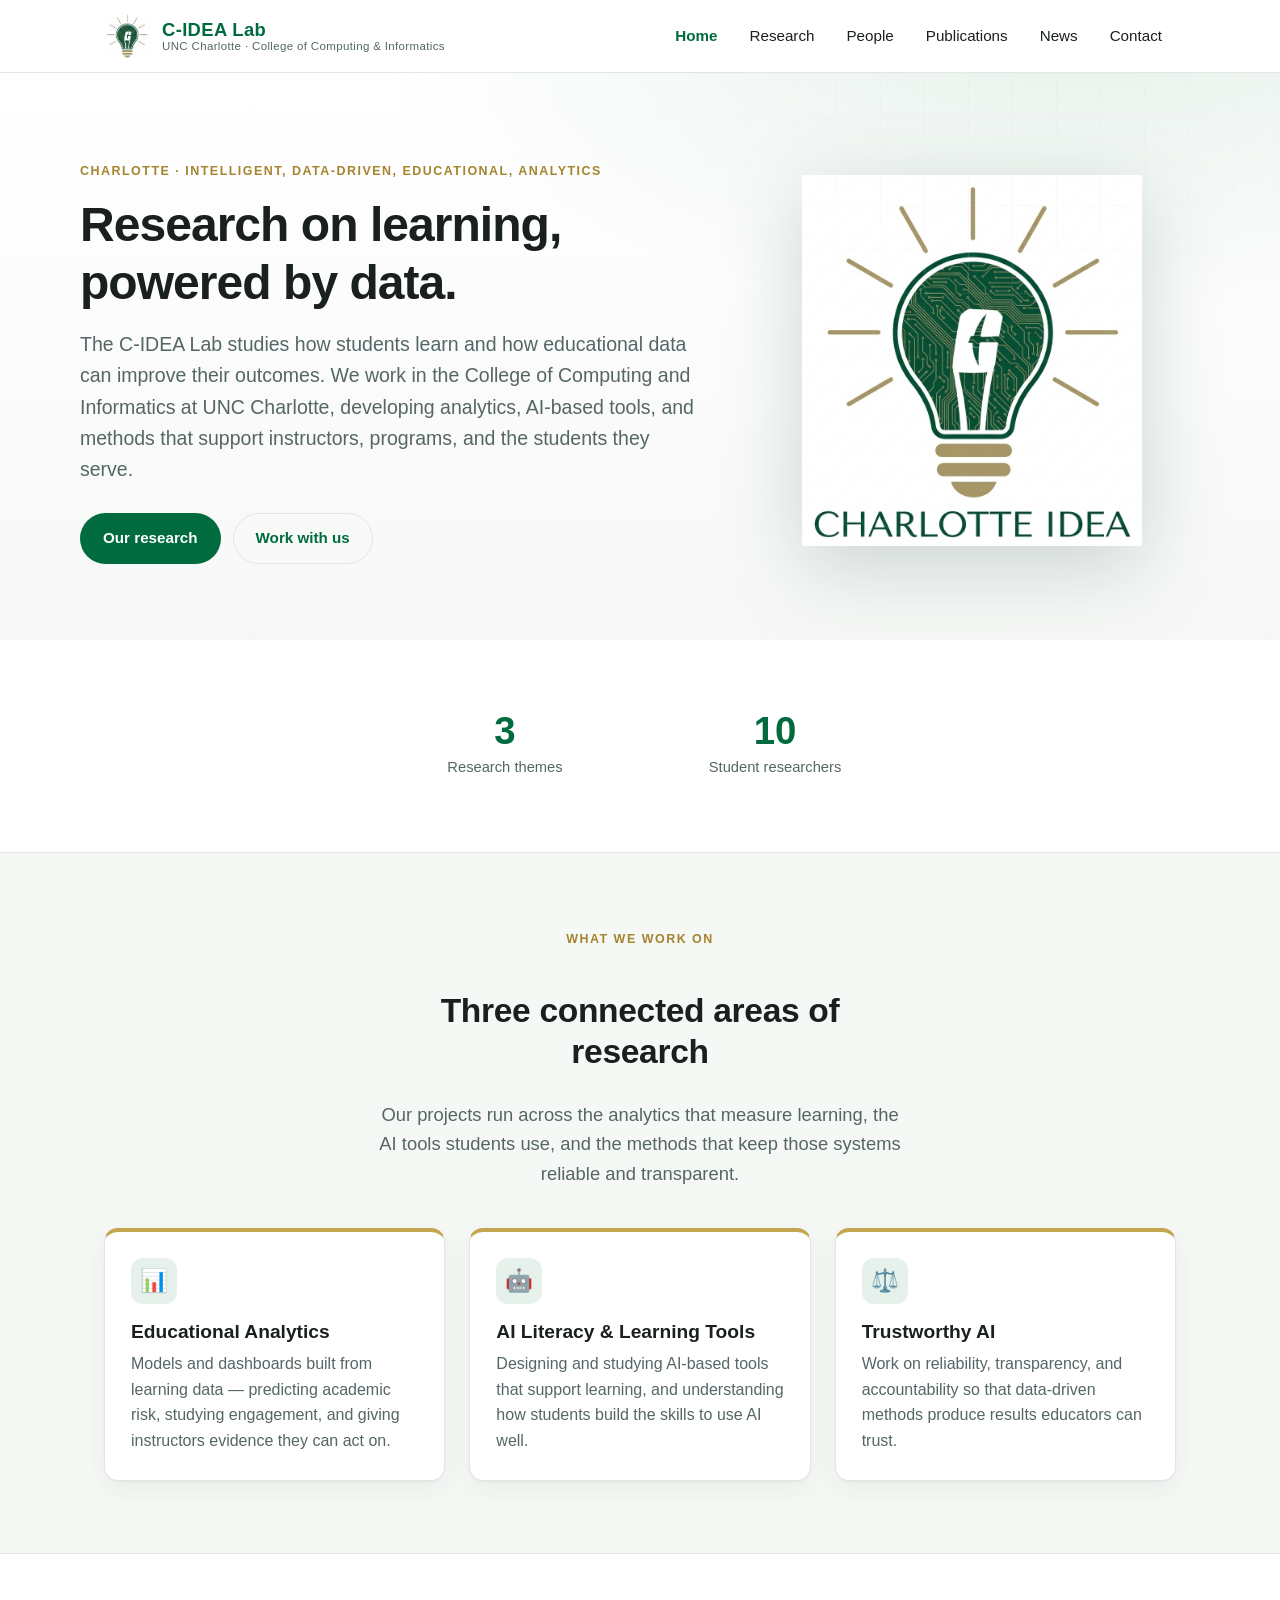
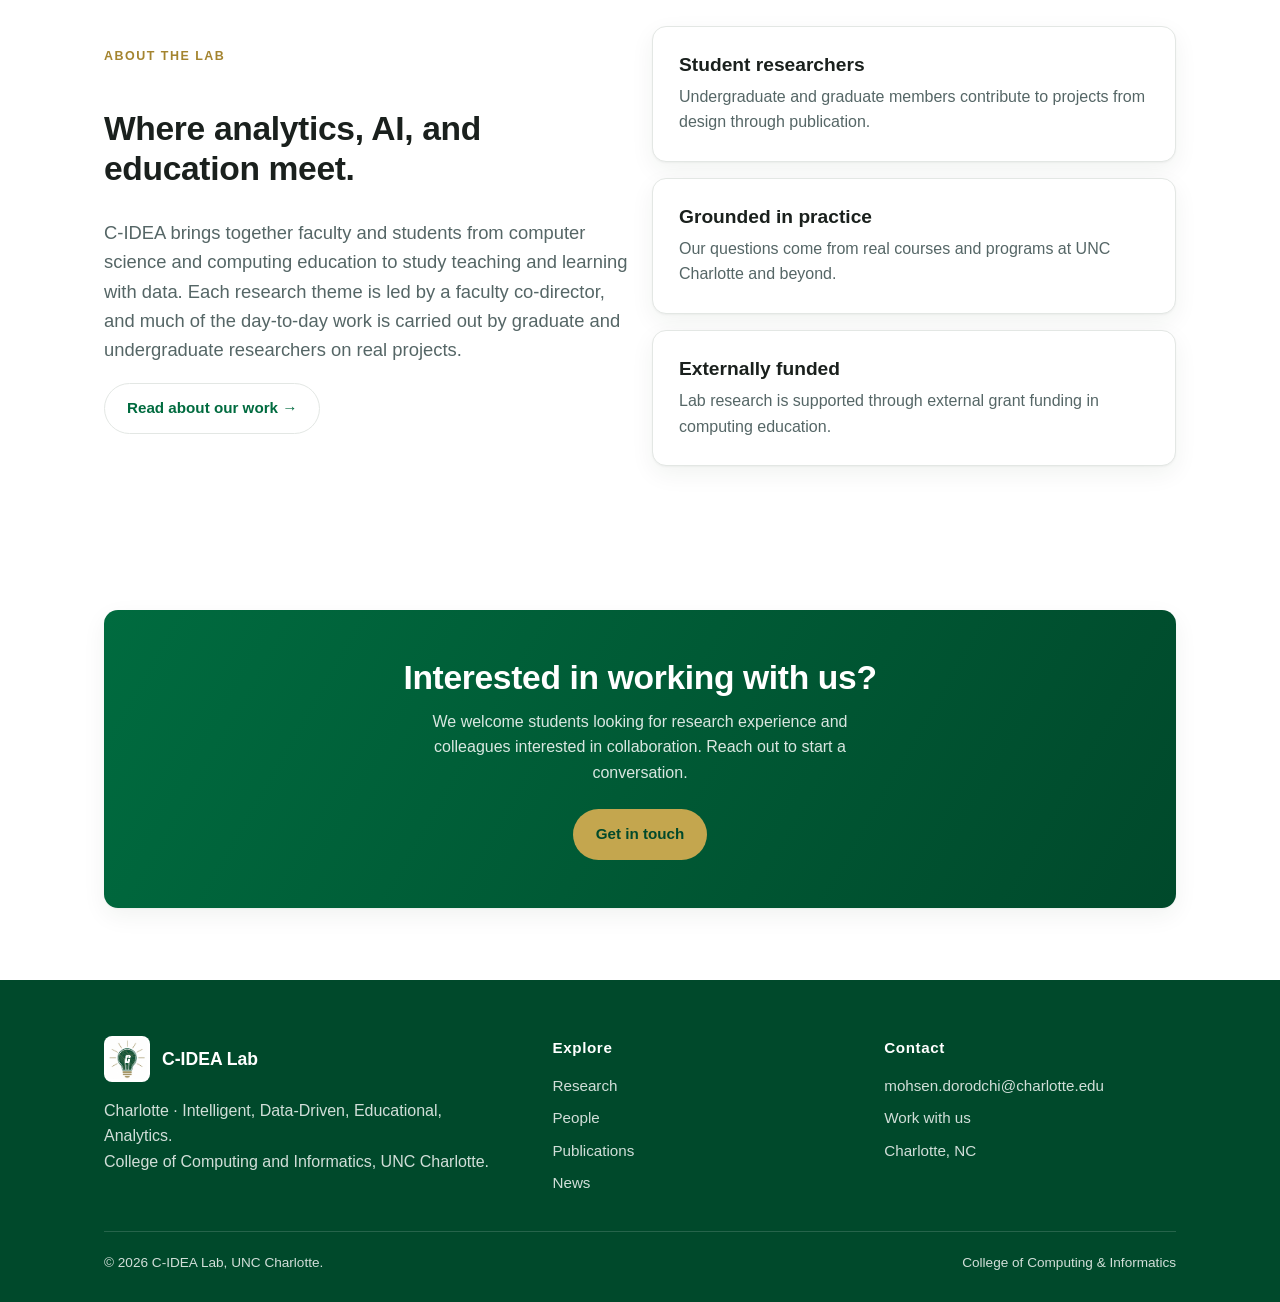
<file: index.html>
<!DOCTYPE html>
<html lang="en">
<head>
  <meta charset="UTF-8" />
  <meta name="viewport" content="width=device-width, initial-scale=1.0" />
  <title>CIDEA Lab | UNC Charlotte</title>
  <meta name="description" content="The C-IDEA Lab in the College of Computing and Informatics at UNC Charlotte studies educational data, AI in learning, and the analytics that support student success." />
  <link rel="icon" href="assets/favicon.png" />
  <link rel="stylesheet" href="assets/styles.css" />
</head>
<body>

  <header class="site-header">
    <div class="container nav">
      <a class="brand" href="index.html">
        <img src="assets/icon.png" alt="C-IDEA Lab logo" />
        <span class="brand-text">
          <span class="brand-name">C-IDEA Lab</span>
          <span class="brand-sub">UNC Charlotte · College of Computing &amp; Informatics</span>
        </span>
      </a>
      <button class="nav-toggle" aria-label="Toggle navigation" aria-expanded="false">☰</button>
      <ul class="nav-links">
        <li><a href="index.html" class="active">Home</a></li>
        <li><a href="research.html">Research</a></li>
        <li><a href="people.html">People</a></li>
        <li><a href="publications.html">Publications</a></li>
        <li><a href="news.html">News</a></li>
        <li><a href="contact.html">Contact</a></li>
      </ul>
    </div>
  </header>

  <section class="hero">
    <div class="container hero-inner">
      <div>
        <span class="eyebrow">Charlotte · Intelligent, Data-Driven, Educational, Analytics</span>
        <h1>Research on learning, powered by data.</h1>
        <p class="lead">The C-IDEA Lab studies how students learn and how educational data can improve their outcomes. We work in the College of Computing and Informatics at UNC Charlotte, developing analytics, AI-based tools, and methods that support instructors, programs, and the students they serve.</p>
        <div class="hero-cta">
          <a class="btn btn-primary" href="research.html">Our research</a>
          <a class="btn btn-ghost" href="contact.html">Work with us</a>
        </div>
      </div>
      <div class="hero-badge">
        <img src="assets/logo.png" alt="C-IDEA Lab badge"
             onerror="this.style.display='none';this.nextElementSibling.style.display='grid';" />
        <div class="badge-fallback" style="display:none;">CIDEA<br>LAB</div>
      </div>
    </div>
  </section>

  <section class="section">
    <div class="container">
      <div class="stats" style="grid-template-columns:repeat(2,1fr); max-width:520px; margin:0 auto;">
        <div class="stat"><div class="num">3</div><div class="label">Research themes</div></div>
        <div class="stat"><div class="num">10</div><div class="label">Student researchers</div></div>
      </div>
    </div>
  </section>

  <section class="section section-band">
    <div class="container">
      <div class="section-head center">
        <span class="eyebrow">What we work on</span>
        <h2>Three connected areas of research</h2>
        <p class="lead" style="margin:0 auto;">Our projects run across the analytics that measure learning, the AI tools students use, and the methods that keep those systems reliable and transparent.</p>
      </div>
      <div class="grid grid-3">
        <div class="card card-top">
          <div class="icon">📊</div>
          <h3>Educational Analytics</h3>
          <p>Models and dashboards built from learning data — predicting academic risk, studying engagement, and giving instructors evidence they can act on.</p>
        </div>
        <div class="card card-top">
          <div class="icon">🤖</div>
          <h3>AI Literacy &amp; Learning Tools</h3>
          <p>Designing and studying AI-based tools that support learning, and understanding how students build the skills to use AI well.</p>
        </div>
        <div class="card card-top">
          <div class="icon">⚖️</div>
          <h3>Trustworthy AI</h3>
          <p>Work on reliability, transparency, and accountability so that data-driven methods produce results educators can trust.</p>
        </div>
      </div>
    </div>
  </section>

  <section class="section">
    <div class="container grid grid-2" style="align-items:center;">
      <div>
        <span class="eyebrow">About the lab</span>
        <h2>Where analytics, AI, and education meet.</h2>
        <p class="lead">C-IDEA brings together faculty and students from computer science and computing education to study teaching and learning with data. Each research theme is led by a faculty co-director, and much of the day-to-day work is carried out by graduate and undergraduate researchers on real projects.</p>
        <p style="margin-top:18px;"><a class="btn btn-ghost" href="research.html">Read about our work →</a></p>
      </div>
      <div class="grid" style="gap:16px;">
        <div class="card"><h3>Student researchers</h3><p>Undergraduate and graduate members contribute to projects from design through publication.</p></div>
        <div class="card"><h3>Grounded in practice</h3><p>Our questions come from real courses and programs at UNC Charlotte and beyond.</p></div>
        <div class="card"><h3>Externally funded</h3><p>Lab research is supported through external grant funding in computing education.</p></div>
      </div>
    </div>
  </section>

  <section class="section">
    <div class="container">
      <div class="cta">
        <h2>Interested in working with us?</h2>
        <p>We welcome students looking for research experience and colleagues interested in collaboration. Reach out to start a conversation.</p>
        <a class="btn btn-primary" href="contact.html">Get in touch</a>
      </div>
    </div>
  </section>

  <footer class="site-footer">
    <div class="container">
      <div class="footer-grid">
        <div>
          <div class="footer-brand"><img src="assets/icon.png" alt="CIDEA Lab logo" /><strong>C-IDEA Lab</strong></div>
          <p>Charlotte · Intelligent, Data-Driven, Educational, Analytics.<br>College of Computing and Informatics, UNC Charlotte.</p>
        </div>
        <div>
          <h4>Explore</h4>
          <ul class="footer-links">
            <li><a href="research.html">Research</a></li>
            <li><a href="people.html">People</a></li>
            <li><a href="publications.html">Publications</a></li>
            <li><a href="news.html">News</a></li>
          </ul>
        </div>
        <div>
          <h4>Contact</h4>
          <ul class="footer-links">
            <li><a href="mailto:mdorodch@charlotte.edu">mohsen.dorodchi@charlotte.edu</a></li>
            <li><a href="contact.html">Work with us</a></li>
            <li>Charlotte, NC</li>
          </ul>
        </div>
      </div>
      <div class="footer-bottom">
        <span>© <span id="year"></span> C-IDEA Lab, UNC Charlotte.</span>
        <span>College of Computing &amp; Informatics</span>
      </div>
    </div>
  </footer>

  <script src="assets/script.js"></script>
  <script>document.getElementById('year').textContent = new Date().getFullYear();</script>
</body>
</html>
</file>
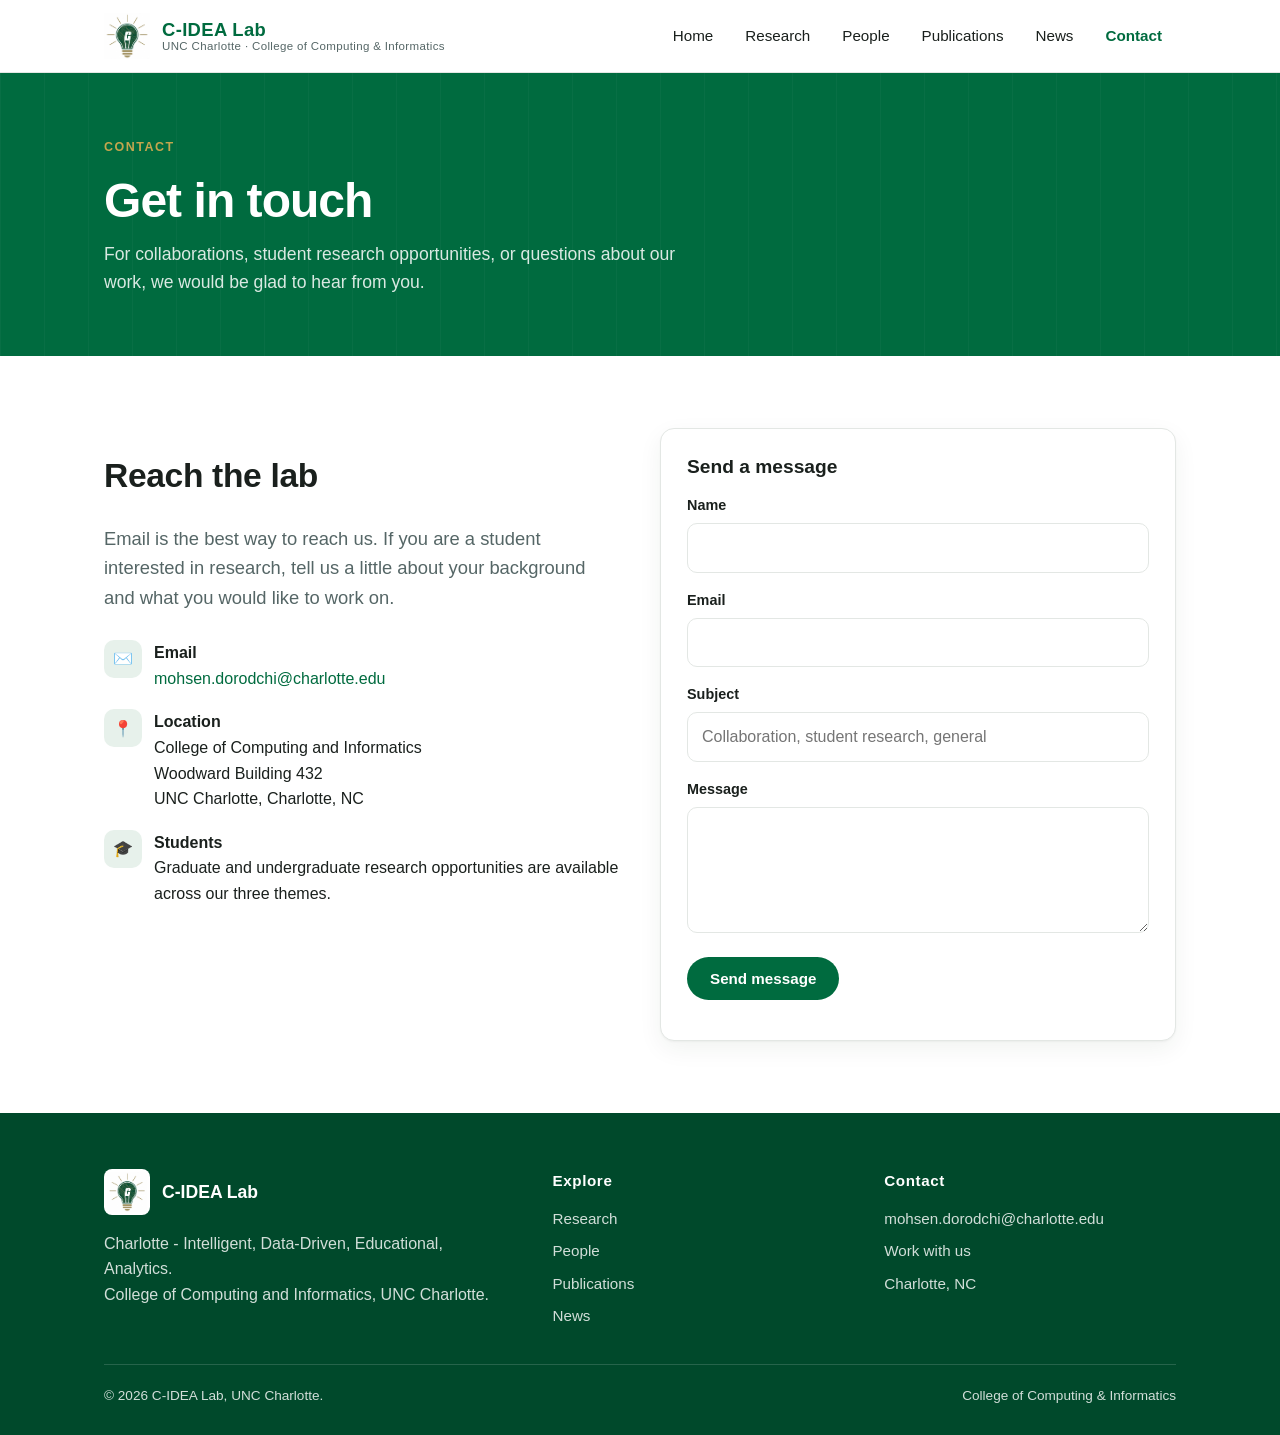
<file: contact.html>
<!DOCTYPE html>
<html lang="en">
<head>
  <meta charset="UTF-8" />
  <meta name="viewport" content="width=device-width, initial-scale=1.0" />
  <title>Contact | C-IDEA Lab</title>
  <meta name="description" content="Contact the C-IDEA Lab at UNC Charlotte — collaborations, student research opportunities, and inquiries." />
  <link rel="icon" href="assets/favicon.png" />
  <link rel="stylesheet" href="assets/styles.css" />
</head>
<body>

  <header class="site-header">
    <div class="container nav">
      <a class="brand" href="index.html">
        <img src="assets/icon.png" alt="C-IDEA Lab logo" />
        <span class="brand-text">
          <span class="brand-name">C-IDEA Lab</span>
          <span class="brand-sub">UNC Charlotte · College of Computing &amp; Informatics</span>
        </span>
      </a>
      <button class="nav-toggle" aria-label="Toggle navigation" aria-expanded="false">☰</button>
      <ul class="nav-links">
        <li><a href="index.html">Home</a></li>
        <li><a href="research.html">Research</a></li>
        <li><a href="people.html">People</a></li>
        <li><a href="publications.html">Publications</a></li>
        <li><a href="news.html">News</a></li>
        <li><a href="contact.html" class="active">Contact</a></li>
      </ul>
    </div>
  </header>

  <section class="page-hero">
    <div class="container">
      <span class="eyebrow">Contact</span>
      <h1>Get in touch</h1>
      <p>For collaborations, student research opportunities, or questions about our work, we would be glad to hear from you.</p>
    </div>
  </section>

  <section class="section">
    <div class="container">
      <div class="contact-grid">

        <div>
          <h2>Reach the lab</h2>
          <p class="lead" style="margin-bottom:28px;">Email is the best way to reach us. If you are a student interested in research, tell us a little about your background and what you would like to work on.</p>

          <div class="info-row">
            <div class="icon">✉️</div>
            <div><strong>Email</strong><br><a href="mailto:mdorodch@charlotte.edu">mohsen.dorodchi@charlotte.edu</a></div>
          </div>
          <div class="info-row">
            <div class="icon">📍</div>
            <div><strong>Location</strong><br>College of Computing and Informatics<br>Woodward Building 432<br>UNC Charlotte, Charlotte, NC</div>
          </div>
          <div class="info-row">
            <div class="icon">🎓</div>
            <div><strong>Students</strong><br>Graduate and undergraduate research opportunities are available across our three themes.</div>
          </div>
        </div>

        <div>
          <div class="card">
            <h3>Send a message</h3>
            <form id="contact-form" style="margin-top:16px;">
              <div class="field">
                <label for="name">Name</label>
                <input id="name" name="name" type="text" required />
              </div>
              <div class="field">
                <label for="email">Email</label>
                <input id="email" name="email" type="email" required />
              </div>
              <div class="field">
                <label for="topic">Subject</label>
                <input id="topic" name="topic" type="text" placeholder="Collaboration, student research, general" />
              </div>
              <div class="field">
                <label for="message">Message</label>
                <textarea id="message" name="message" rows="4" required></textarea>
              </div>
              <button class="btn btn-primary" type="submit">Send message</button>
              <p id="form-status" style="margin-top:14px; font-size:.9rem;"></p>
            </form>
          </div>
        </div>

      </div>
    </div>
  </section>

  <footer class="site-footer">
    <div class="container">
      <div class="footer-grid">
        <div>
          <div class="footer-brand"><img src="assets/icon.png" alt="CIDEA Lab logo" /><strong>C-IDEA Lab</strong></div>
          <p>Charlotte - Intelligent, Data-Driven, Educational, Analytics.<br>College of Computing and Informatics, UNC Charlotte.</p>
        </div>
        <div><h4>Explore</h4>
          <ul class="footer-links">
            <li><a href="research.html">Research</a></li><li><a href="people.html">People</a></li>
            <li><a href="publications.html">Publications</a></li><li><a href="news.html">News</a></li>
          </ul>
        </div>
        <div><h4>Contact</h4>
          <ul class="footer-links">
            <li><a href="mailto:mdorodch@charlotte.edu">mohsen.dorodchi@charlotte.edu</a></li>
            <li><a href="contact.html">Work with us</a></li><li>Charlotte, NC</li>
          </ul>
        </div>
      </div>
      <div class="footer-bottom">
        <span>© <span id="year"></span> C-IDEA Lab, UNC Charlotte.</span>
        <span>College of Computing &amp; Informatics</span>
      </div>
    </div>
  </footer>

  <script src="assets/script.js"></script>
  <script>document.getElementById('year').textContent = new Date().getFullYear();</script>
</body>
</html>
</file>
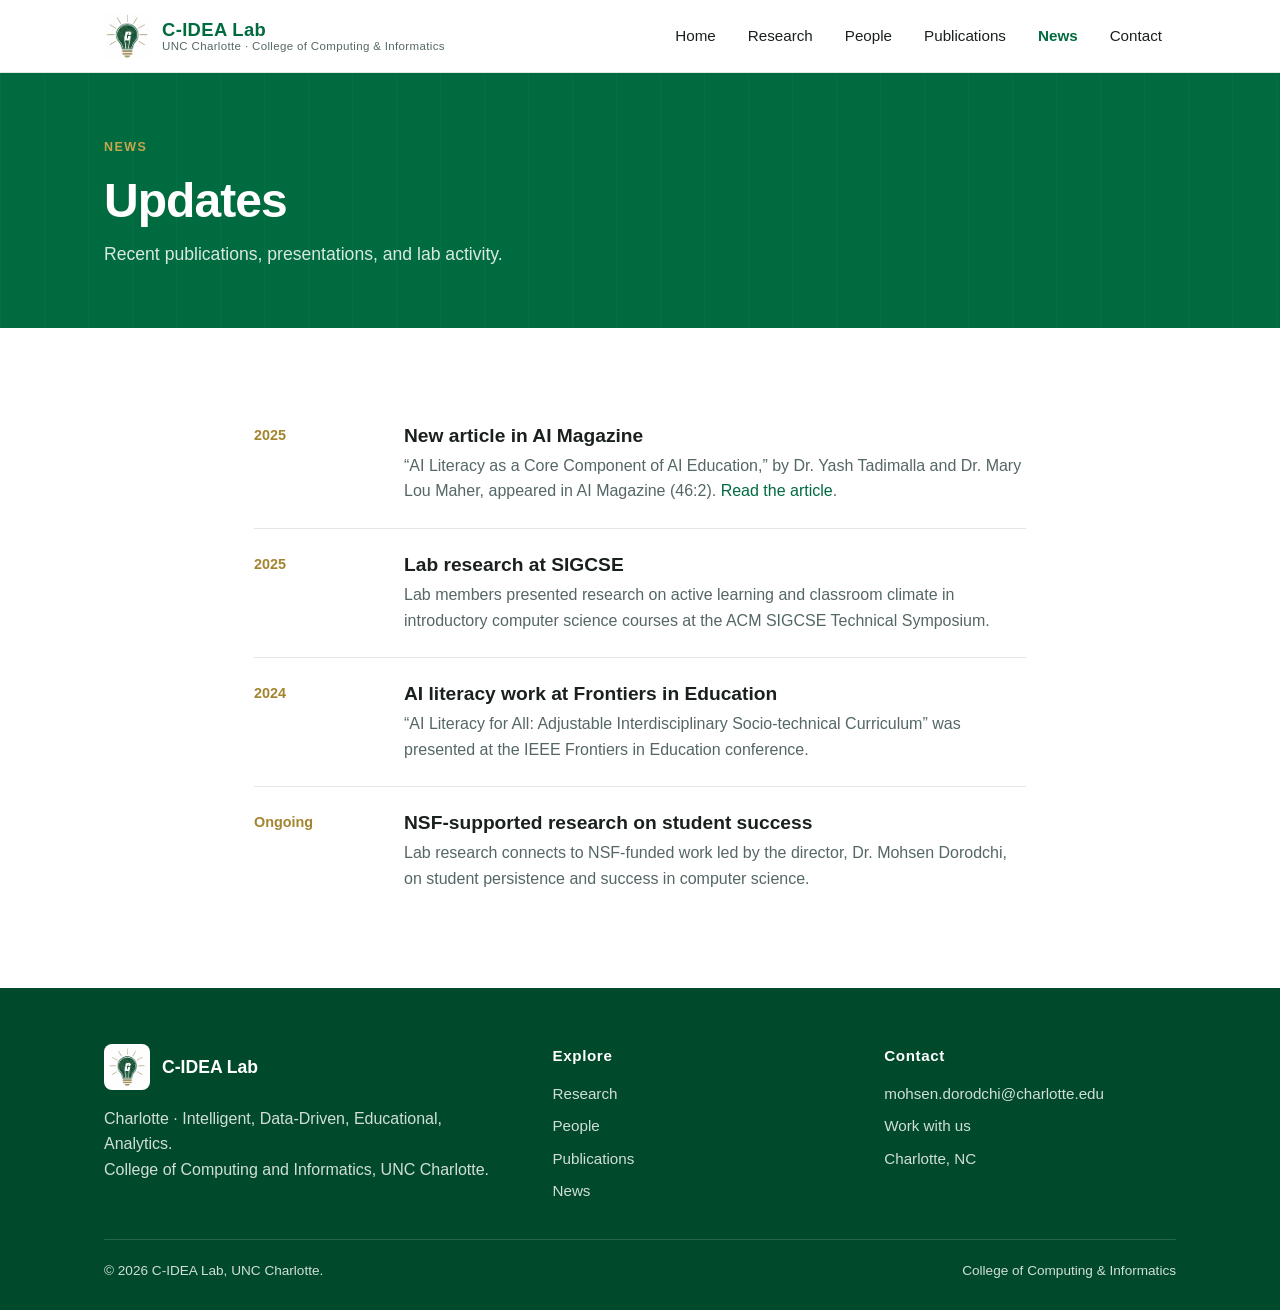
<file: news.html>
<!DOCTYPE html>
<html lang="en">
<head>
  <meta charset="UTF-8" />
  <meta name="viewport" content="width=device-width, initial-scale=1.0" />
  <title>News | C-IDEA Lab</title>
  <meta name="description" content="News and updates from the C-IDEA Lab at UNC Charlotte." />
  <link rel="icon" href="assets/favicon.png" />
  <link rel="stylesheet" href="assets/styles.css" />
</head>
<body>

  <header class="site-header">
    <div class="container nav">
      <a class="brand" href="index.html">
        <img src="assets/icon.png" alt="CIDEA Lab logo" />
        <span class="brand-text">
          <span class="brand-name">C-IDEA Lab</span>
          <span class="brand-sub">UNC Charlotte · College of Computing &amp; Informatics</span>
        </span>
      </a>
      <button class="nav-toggle" aria-label="Toggle navigation" aria-expanded="false">☰</button>
      <ul class="nav-links">
        <li><a href="index.html">Home</a></li>
        <li><a href="research.html">Research</a></li>
        <li><a href="people.html">People</a></li>
        <li><a href="publications.html">Publications</a></li>
        <li><a href="news.html" class="active">News</a></li>
        <li><a href="contact.html">Contact</a></li>
      </ul>
    </div>
  </header>

  <section class="page-hero">
    <div class="container">
      <span class="eyebrow">News</span>
      <h1>Updates</h1>
      <p>Recent publications, presentations, and lab activity.</p>
    </div>
  </section>

  <section class="section">
    <div class="container" style="max-width:820px;">

      <div class="news-item">
        <div class="news-date">2025</div>
        <div>
          <h3>New article in AI Magazine</h3>
          <p>“AI Literacy as a Core Component of AI Education,” by Dr. Yash Tadimalla and Dr. Mary Lou Maher, appeared in AI Magazine (46:2). <a href="https://onlinelibrary.wiley.com/doi/10.1002/aaai.70007">Read the article</a>.</p>
        </div>
      </div>

      <div class="news-item">
        <div class="news-date">2025</div>
        <div>
          <h3>Lab research at SIGCSE</h3>
          <p>Lab members presented research on active learning and classroom climate in introductory computer science courses at the ACM SIGCSE Technical Symposium.</p>
        </div>
      </div>

      <div class="news-item">
        <div class="news-date">2024</div>
        <div>
          <h3>AI literacy work at Frontiers in Education</h3>
          <p>“AI Literacy for All: Adjustable Interdisciplinary Socio-technical Curriculum” was presented at the IEEE Frontiers in Education conference.</p>
        </div>
      </div>

      <div class="news-item">
        <div class="news-date">Ongoing</div>
        <div>
          <h3>NSF-supported research on student success</h3>
          <p>Lab research connects to NSF-funded work led by the director, Dr. Mohsen Dorodchi, on student persistence and success in computer science.</p>
        </div>
      </div>

    </div>
  </section>

  <footer class="site-footer">
    <div class="container">
      <div class="footer-grid">
        <div>
          <div class="footer-brand"><img src="assets/icon.png" alt="CIDEA Lab logo" /><strong>C-IDEA Lab</strong></div>
          <p>Charlotte · Intelligent, Data-Driven, Educational, Analytics.<br>College of Computing and Informatics, UNC Charlotte.</p>
        </div>
        <div><h4>Explore</h4>
          <ul class="footer-links">
            <li><a href="research.html">Research</a></li><li><a href="people.html">People</a></li>
            <li><a href="publications.html">Publications</a></li><li><a href="news.html">News</a></li>
          </ul>
        </div>
        <div><h4>Contact</h4>
          <ul class="footer-links">
            <li><a href="mailto:mdorodch@charlotte.edu">mohsen.dorodchi@charlotte.edu</a></li>
            <li><a href="contact.html">Work with us</a></li><li>Charlotte, NC</li>
          </ul>
        </div>
      </div>
      <div class="footer-bottom">
        <span>© <span id="year"></span> C-IDEA Lab, UNC Charlotte.</span>
        <span>College of Computing &amp; Informatics</span>
      </div>
    </div>
  </footer>

  <script src="assets/script.js"></script>
  <script>document.getElementById('year').textContent = new Date().getFullYear();</script>
</body>
</html>
</file>
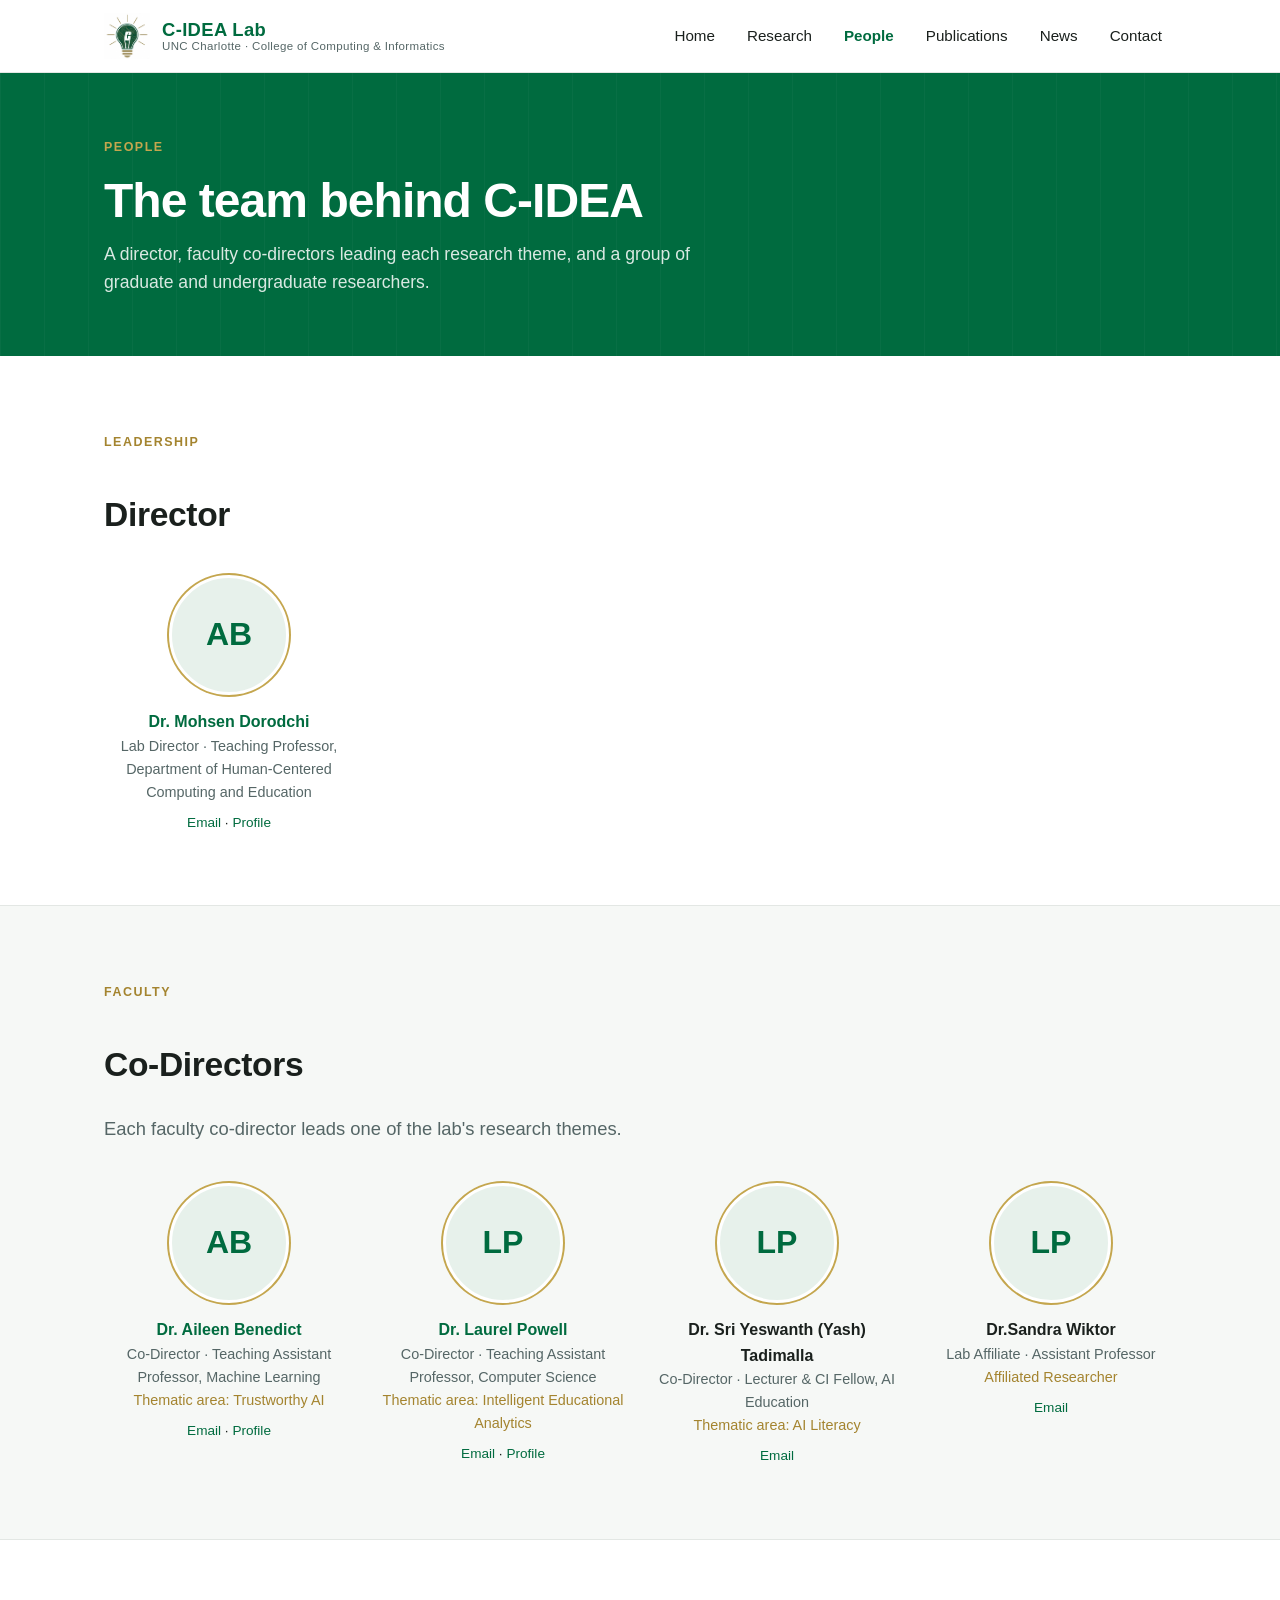
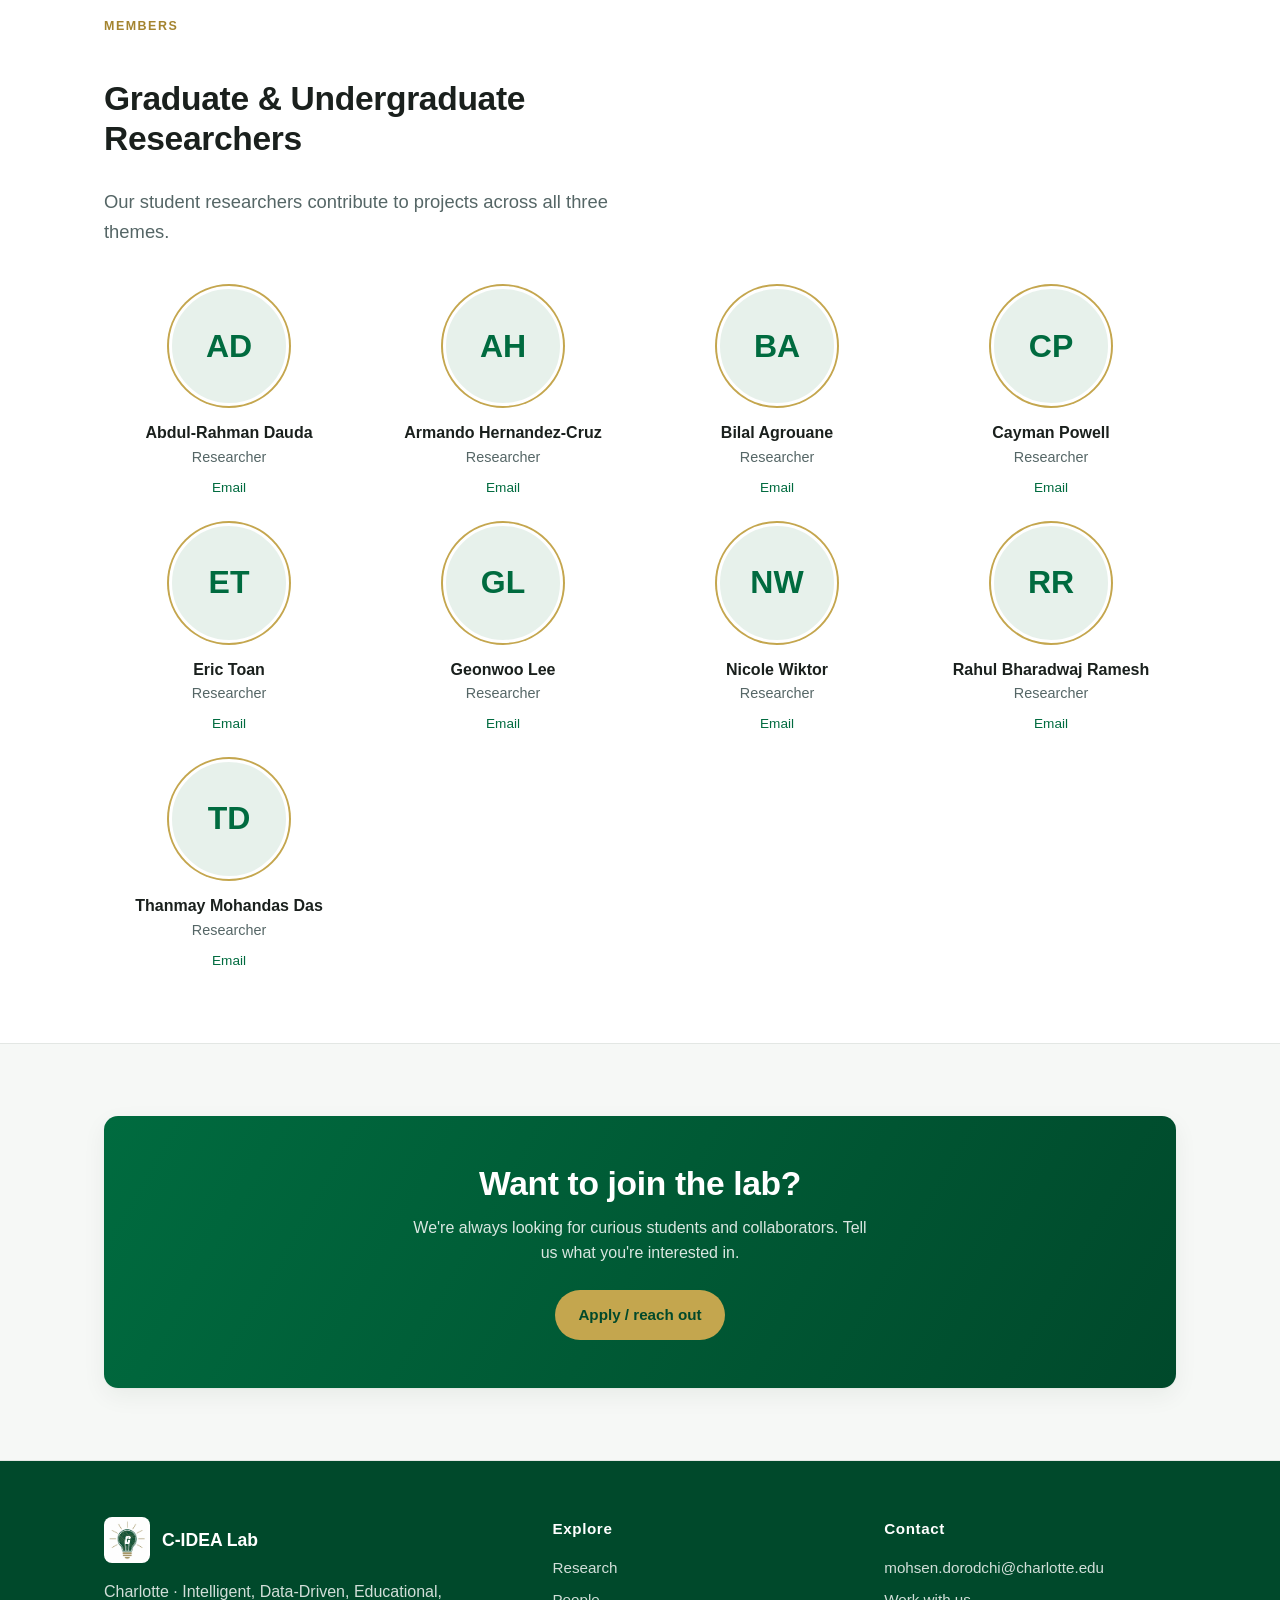
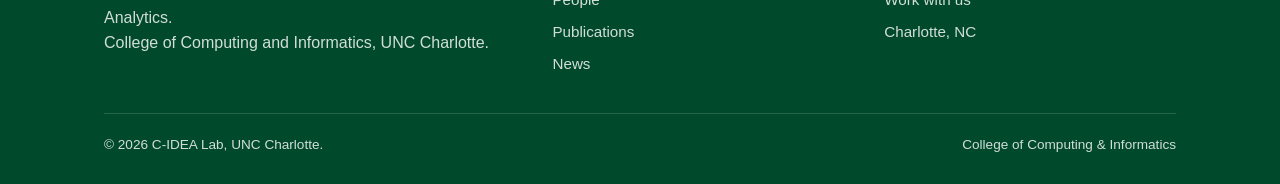
<file: people.html>
<!DOCTYPE html>
<html lang="en">
<head>
  <meta charset="UTF-8" />
  <meta name="viewport" content="width=device-width, initial-scale=1.0" />
  <title>People | C-IDEA Lab</title>
  <meta name="description" content="People of the C-IDEA Lab at UNC Charlotte: director, faculty co-directors, and graduate and undergraduate researchers." />
  <link rel="icon" href="assets/favicon.png" />
  <link rel="stylesheet" href="assets/styles.css" />
</head>
<body>

  <header class="site-header">
    <div class="container nav">
      <a class="brand" href="index.html">
        <img src="assets/icon.png" alt="CIDEA Lab logo" />
        <span class="brand-text">
          <span class="brand-name">C-IDEA Lab</span>
          <span class="brand-sub">UNC Charlotte · College of Computing &amp; Informatics</span>
        </span>
      </a>
      <button class="nav-toggle" aria-label="Toggle navigation" aria-expanded="false">☰</button>
      <ul class="nav-links">
        <li><a href="index.html">Home</a></li>
        <li><a href="research.html">Research</a></li>
        <li><a href="people.html" class="active">People</a></li>
        <li><a href="publications.html">Publications</a></li>
        <li><a href="news.html">News</a></li>
        <li><a href="contact.html">Contact</a></li>
      </ul>
    </div>
  </header>

  <section class="page-hero">
    <div class="container">
      <span class="eyebrow">People</span>
      <h1>The team behind C-IDEA</h1>
      <p>A director, faculty co-directors leading each research theme, and a group of graduate and undergraduate researchers.</p>
    </div>
  </section>

  <section class="section">
    <div class="container">
      <div class="section-head"><span class="eyebrow">Leadership</span><h2>Director</h2></div>
      <div class="grid grid-4">
        <div class="person">
           <div class="avatar">AB<img src="https://cci.charlotte.edu/wp-content/uploads/sites/209/2018/12/IMG-4196-300x450.jpg" alt="Dr. Mohsen Dorodchi" onerror="this.remove()"></div>
          <div class="name"><a href="https://webpages.charlotte.edu/mdorodch/">Dr. Mohsen Dorodchi</a></div>
          <div class="role">Lab Director · Teaching Professor, Department of Human-Centered Computing and Education</div>
          <div class="links"><a href="mailto:mdorodch@charlotte.edu">Email</a> · <a href="https://webpages.charlotte.edu/mdorodch/">Profile</a></div>
        </div>
      </div>
    </div>
  </section>

  <section class="section section-band">
    <div class="container">
      <div class="section-head"><span class="eyebrow">Faculty</span><h2>Co-Directors</h2>
        <p class="lead">Each faculty co-director leads one of the lab's research themes.</p>
      </div>
      <div class="grid grid-4">

        <div class="person">
          <div class="avatar">AB<img src="https://cci.charlotte.edu/wp-content/uploads/sites/209/2024/08/Aileens-photo-1.jpg" alt="Dr. Aileen Benedict" onerror="this.remove()"></div>
          <div class="name"><a href="https://cci.charlotte.edu/people/aileen-benedict/">Dr. Aileen Benedict</a></div>
          <div class="role">Co-Director · Teaching Assistant Professor, Machine Learning</div>
          <div class="role" style="color:var(--gold-dark);">Thematic area: Trustworthy AI</div>
          <div class="links"><a href="mailto:abenedi3@charlotte.edu">Email</a> · <a href="https://cci.charlotte.edu/people/aileen-benedict/">Profile</a></div>
        </div>

        <div class="person">
          <div class="avatar">LP<img src="https://cci.charlotte.edu/wp-content/uploads/sites/209/2023/04/Laurel-Headshot-300x450.jpg" alt="Dr. Laurel Powell" onerror="this.remove()"></div>
          <div class="name"><a href="https://cci.charlotte.edu/directory/laurel-powell/">Dr. Laurel Powell</a></div>
          <div class="role">Co-Director · Teaching Assistant Professor, Computer Science</div>
          <div class="role" style="color:var(--gold-dark);">Thematic area: Intelligent Educational Analytics</div>
          <div class="links"><a href="mailto:lpowel28@charlotte.edu">Email</a> · <a href="https://cci.charlotte.edu/directory/laurel-powell/">Profile</a></div>
        </div>

        <div class="person">
          <div class="avatar">LP<img src="https://cci.charlotte.edu/wp-content/uploads/sites/209/2025/07/Yash-Tadimalla_24001_9666_ah-300x450.jpg" alt="Dr. Laurel Powell" onerror="this.remove()"></div>
          <div class="name">Dr. Sri Yeswanth (Yash) Tadimalla</div>
          <div class="role">Co-Director · Lecturer &amp; CI Fellow, AI Education</div>
          <div class="role" style="color:var(--gold-dark);">Thematic area: AI Literacy</div>
          <div class="links"><a href="mailto:stadimal@charlotte.edu">Email</a></div>
        </div>

        <div class="person">
          <div class="avatar">LP<img src="https://www.lr.edu/sites/default/files/styles/standard/public/2025-09/sandra-wiktor.jpg" alt="Dr. Sandra Wiktor" onerror="this.remove()"></div>
          <div class="name">Dr.Sandra Wiktor </div>
          <div class="role"> Lab Affiliate · Assistant Professor </div>
          <div class="role" style="color:var(--gold-dark);">Affiliated Researcher </div>
          <div class="links"><a href="mailto:sandra.wiktor@lr.edu">Email</a></div>
        </div>
        

      </div>
    </div>
  </section>

  <section class="section">
    <div class="container">
      <div class="section-head"><span class="eyebrow">Members</span><h2>Graduate &amp; Undergraduate Researchers</h2>
        <p class="lead">Our student researchers contribute to projects across all three themes.</p>
      </div>
      <div class="grid grid-4">

        <div class="person"><div class="avatar">AD</div><div class="name">Abdul-Rahman Dauda</div><div class="role">Researcher</div><div class="links"><a href="mailto:adauda1@charlotte.edu">Email</a></div></div>
        <div class="person"><div class="avatar">AH</div><div class="name">Armando Hernandez-Cruz</div><div class="role">Researcher</div><div class="links"><a href="mailto:ahern110@charlotte.edu">Email</a></div></div>
        <div class="person"><div class="avatar">BA</div><div class="name">Bilal Agrouane</div><div class="role">Researcher</div><div class="links"><a href="mailto:bagrouan@charlotte.edu">Email</a></div></div>
        <div class="person"><div class="avatar">CP</div><div class="name">Cayman Powell</div><div class="role">Researcher</div><div class="links"><a href="mailto:cpowel71@charlotte.edu">Email</a></div></div>
        <div class="person"><div class="avatar">ET</div><div class="name">Eric Toan</div><div class="role">Researcher</div><div class="links"><a href="mailto:ntoan@charlotte.edu">Email</a></div></div>
        <div class="person"><div class="avatar">GL</div><div class="name">Geonwoo Lee</div><div class="role">Researcher</div><div class="links"><a href="mailto:glee57@charlotte.edu">Email</a></div></div>
        <div class="person"><div class="avatar">NW</div><div class="name">Nicole Wiktor</div><div class="role">Researcher</div><div class="links"><a href="mailto:nwiktor@charlotte.edu">Email</a></div></div>
        <div class="person"><div class="avatar">RR</div><div class="name">Rahul Bharadwaj Ramesh</div><div class="role">Researcher</div><div class="links"><a href="mailto:rramesh4@charlotte.edu">Email</a></div></div>
        <div class="person"><div class="avatar">TD</div><div class="name">Thanmay Mohandas Das</div><div class="role">Researcher</div><div class="links"><a href="mailto:tdas2@charlotte.edu">Email</a></div></div>

      </div>
    </div>
  </section>

  <section class="section section-band">
    <div class="container">
      <div class="cta">
        <h2>Want to join the lab?</h2>
        <p>We're always looking for curious students and collaborators. Tell us what you're interested in.</p>
        <a class="btn btn-primary" href="contact.html">Apply / reach out</a>
      </div>
    </div>
  </section>

  <footer class="site-footer">
    <div class="container">
      <div class="footer-grid">
        <div>
          <div class="footer-brand"><img src="assets/icon.png" alt="C-IDEA Lab logo" /><strong>C-IDEA Lab</strong></div>
          <p>Charlotte · Intelligent, Data-Driven, Educational, Analytics.<br>College of Computing and Informatics, UNC Charlotte.</p>
        </div>
        <div><h4>Explore</h4>
          <ul class="footer-links">
            <li><a href="research.html">Research</a></li><li><a href="people.html">People</a></li>
            <li><a href="publications.html">Publications</a></li><li><a href="news.html">News</a></li>
          </ul>
        </div>
        <div><h4>Contact</h4>
          <ul class="footer-links">
            <li><a href="mailto:mdorodch@charlotte.edu">mohsen.dorodchi@charlotte.edu</a></li>
            <li><a href="contact.html">Work with us</a></li><li>Charlotte, NC</li>
          </ul>
        </div>
      </div>
      <div class="footer-bottom">
        <span>© <span id="year"></span> C-IDEA Lab, UNC Charlotte.</span>
        <span>College of Computing &amp; Informatics</span>
      </div>
    </div>
  </footer>

  <script src="assets/script.js"></script>
  <script>document.getElementById('year').textContent = new Date().getFullYear();</script>
</body>
</html>
</file>
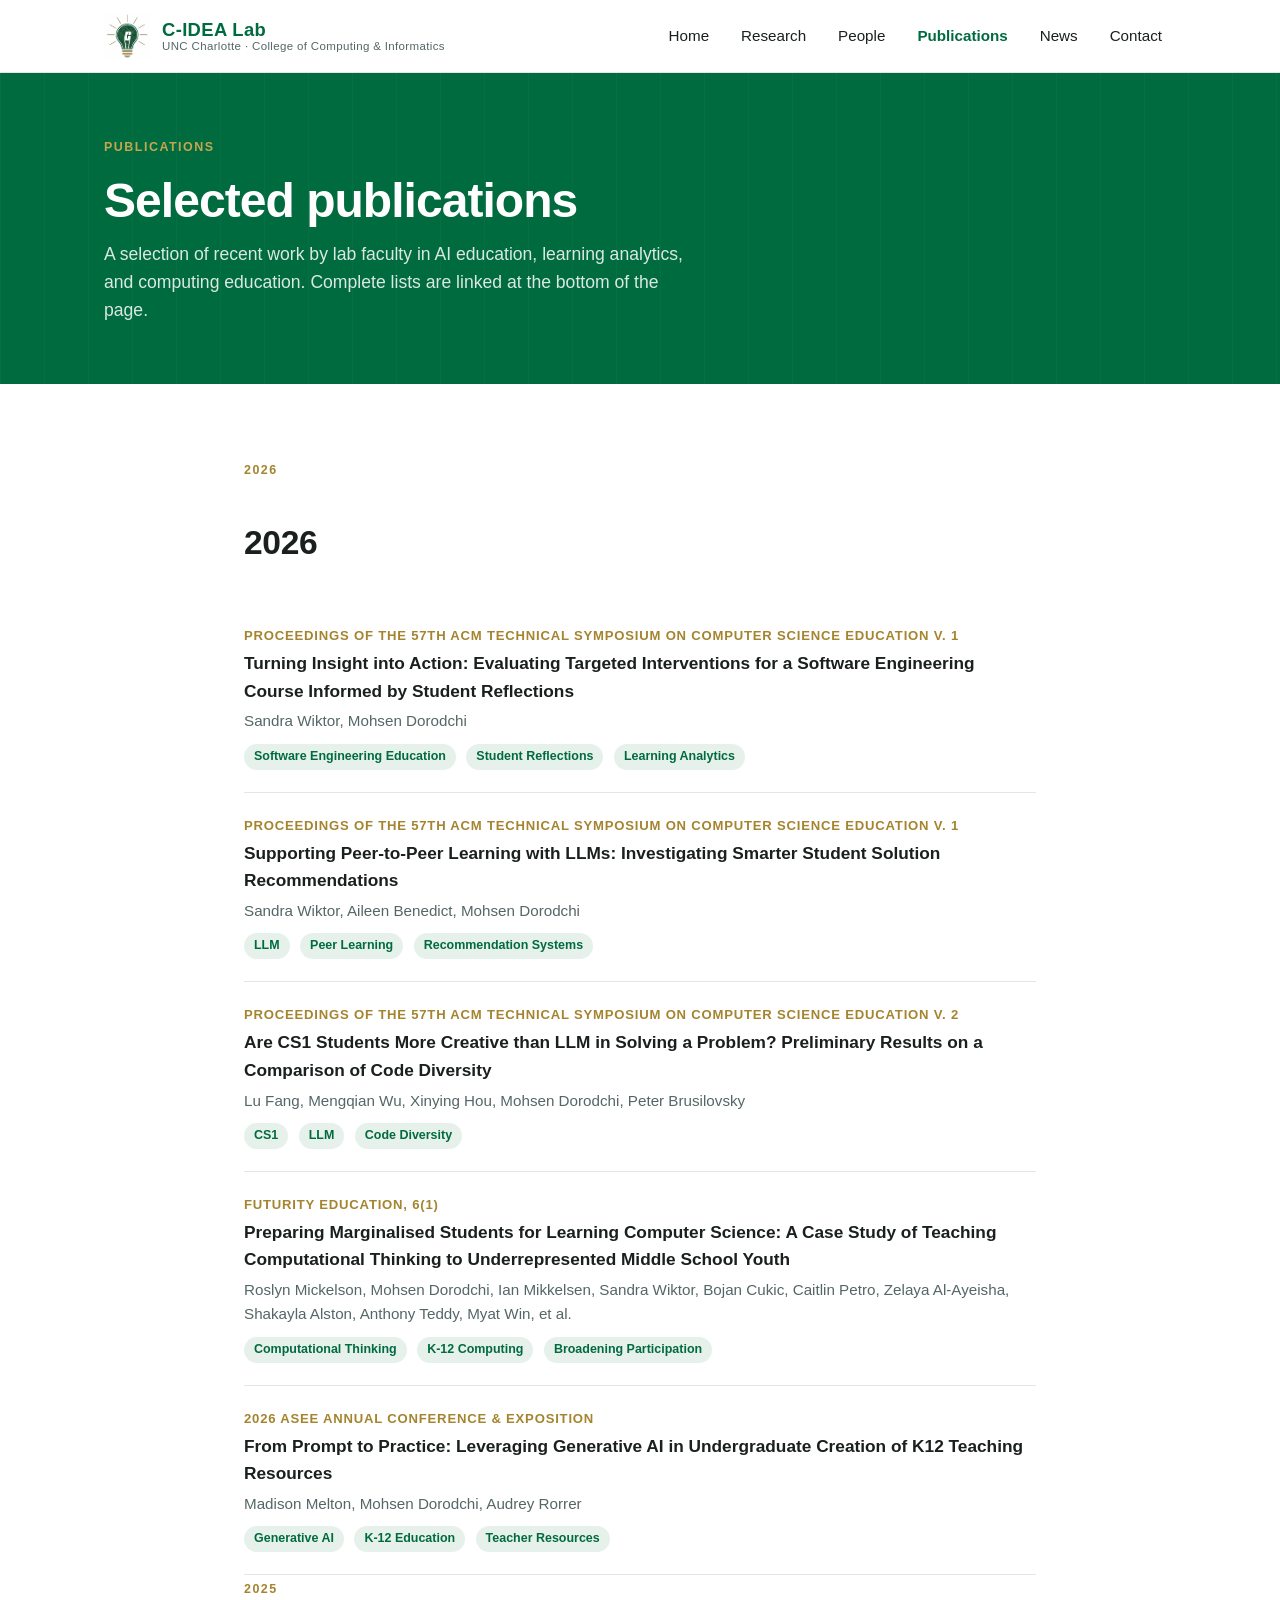
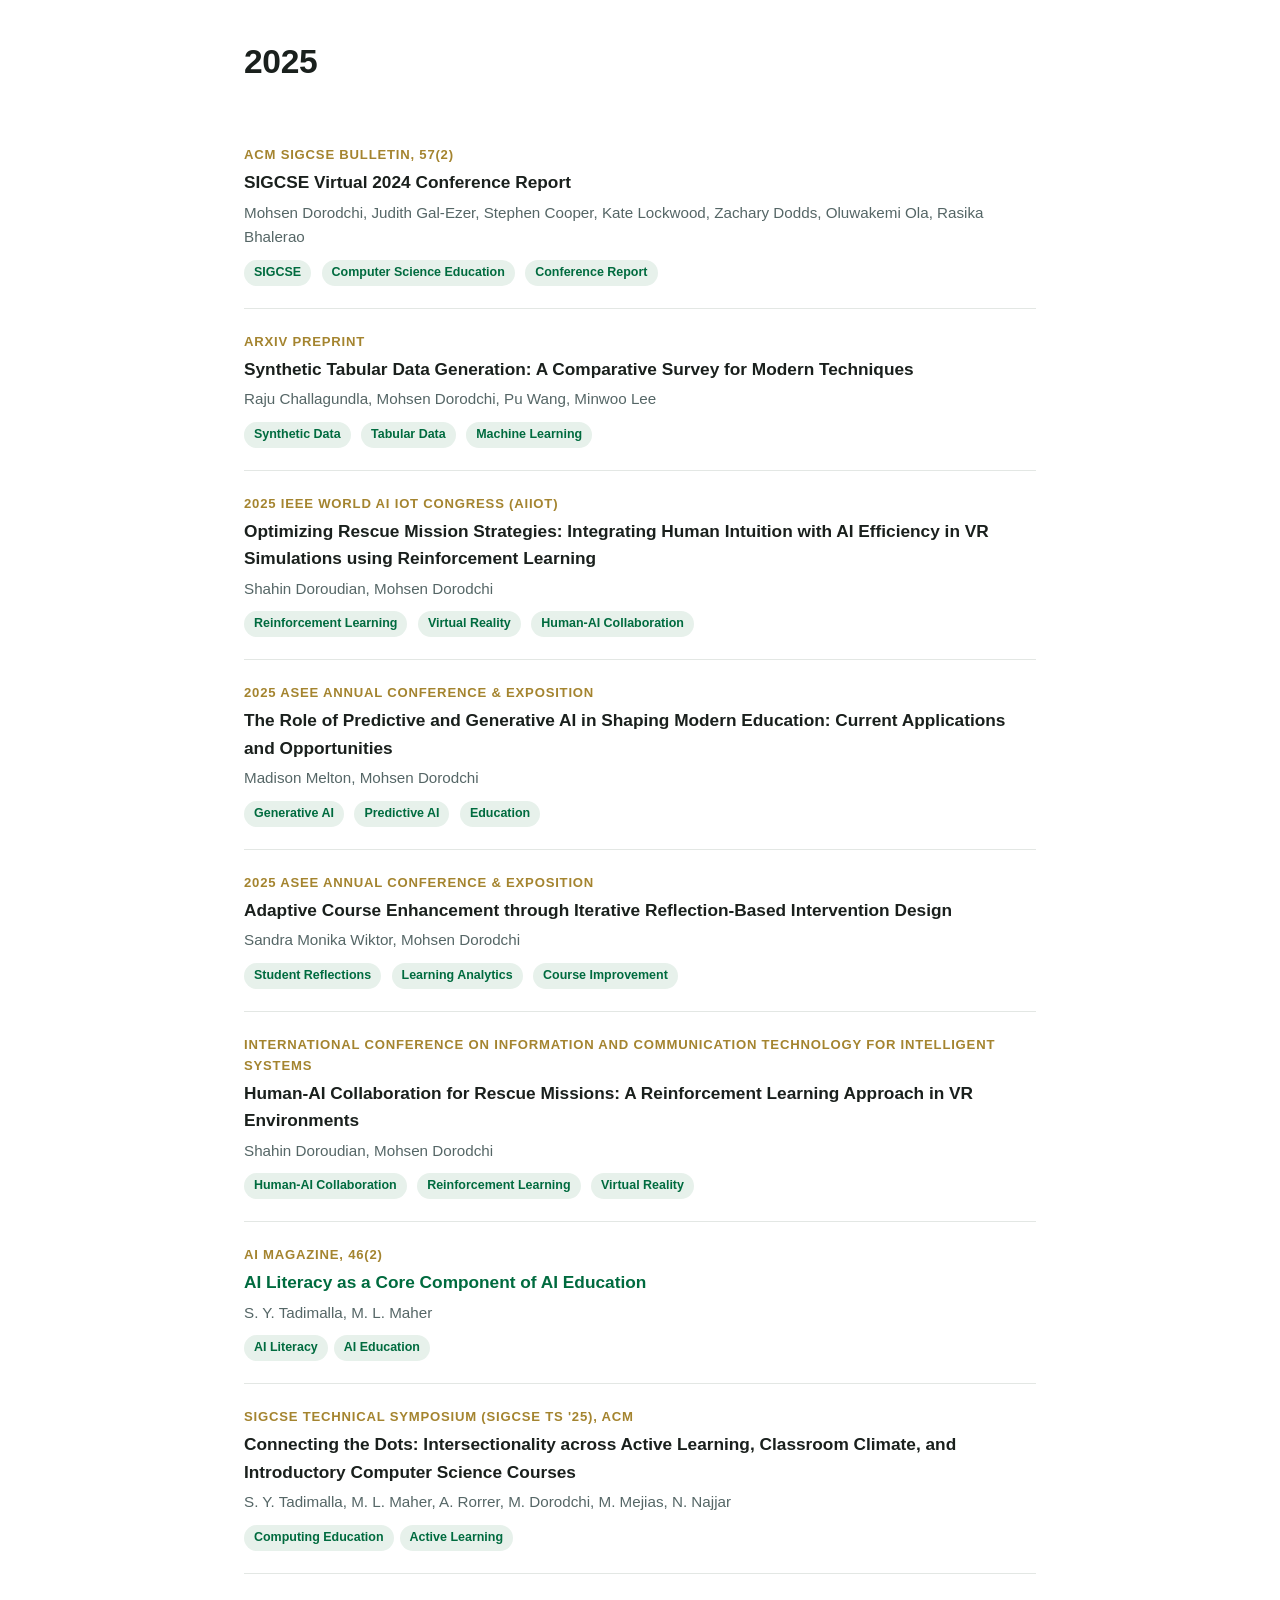
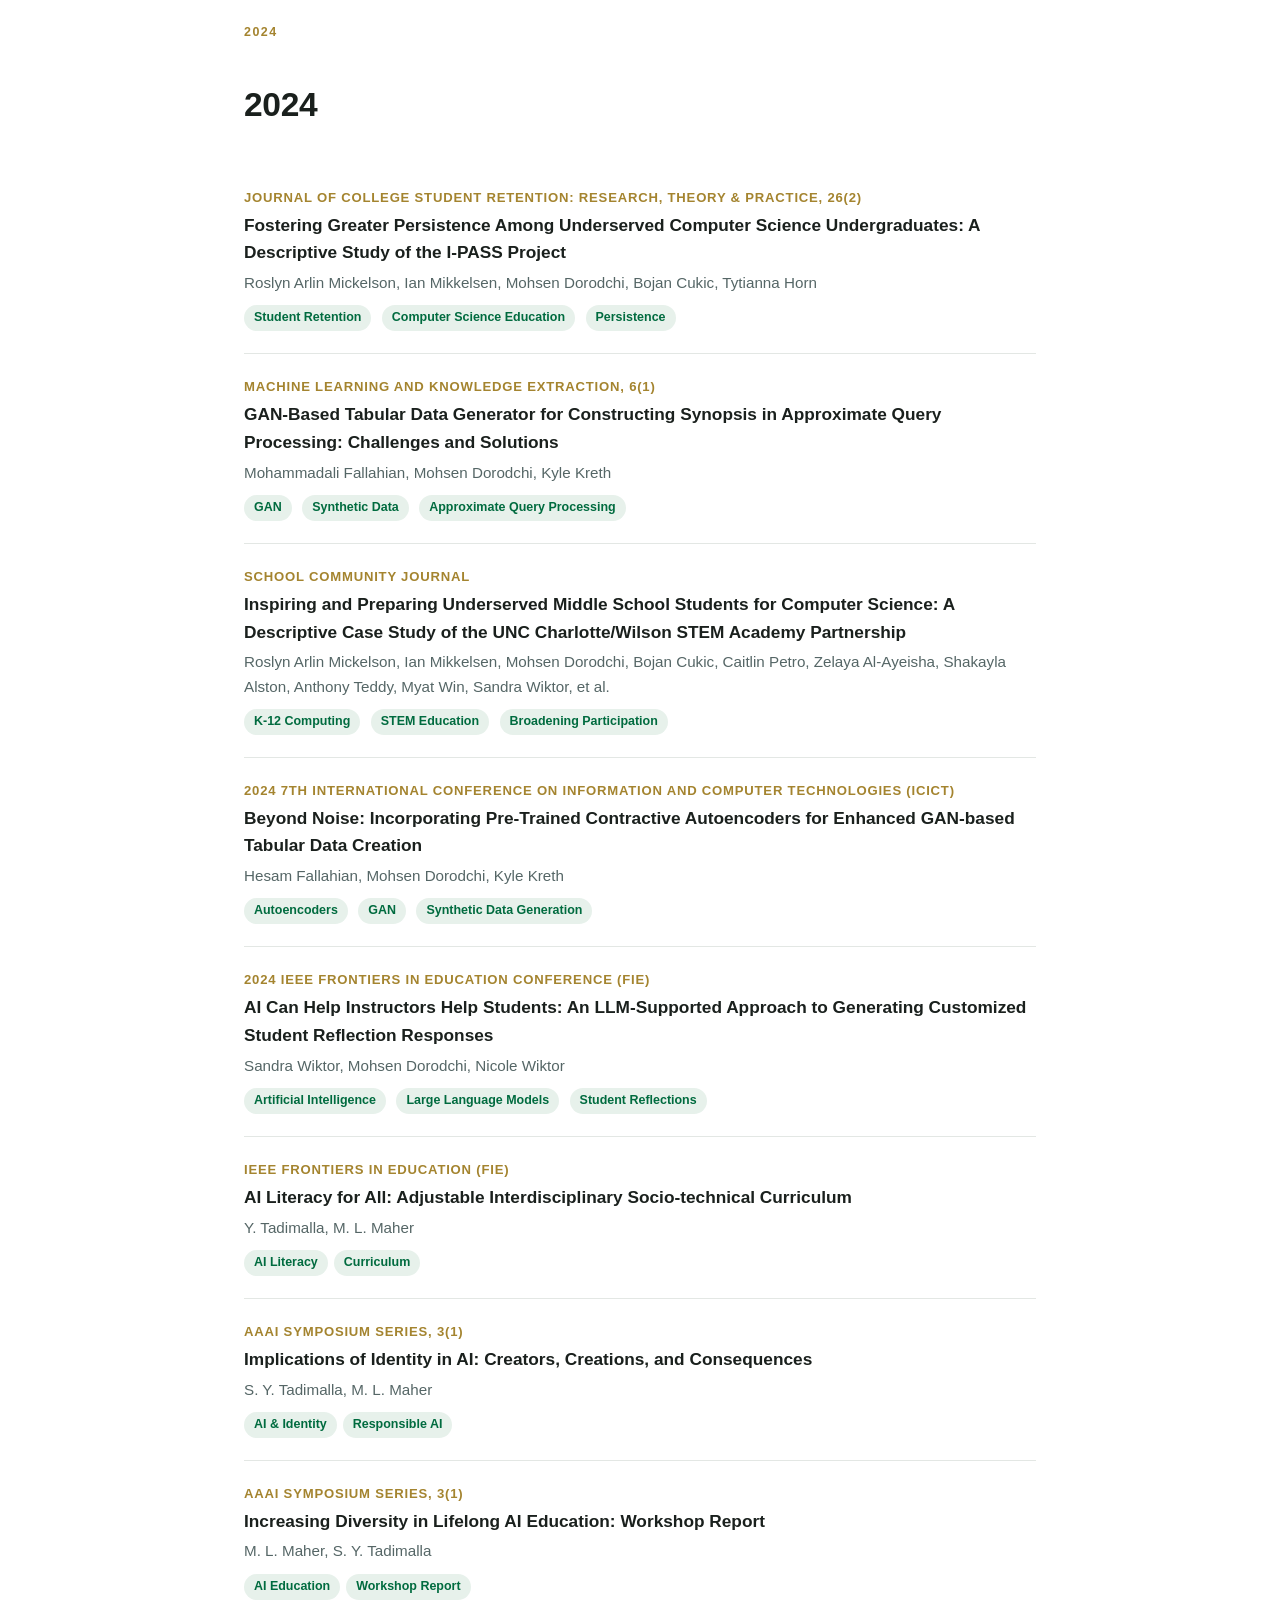
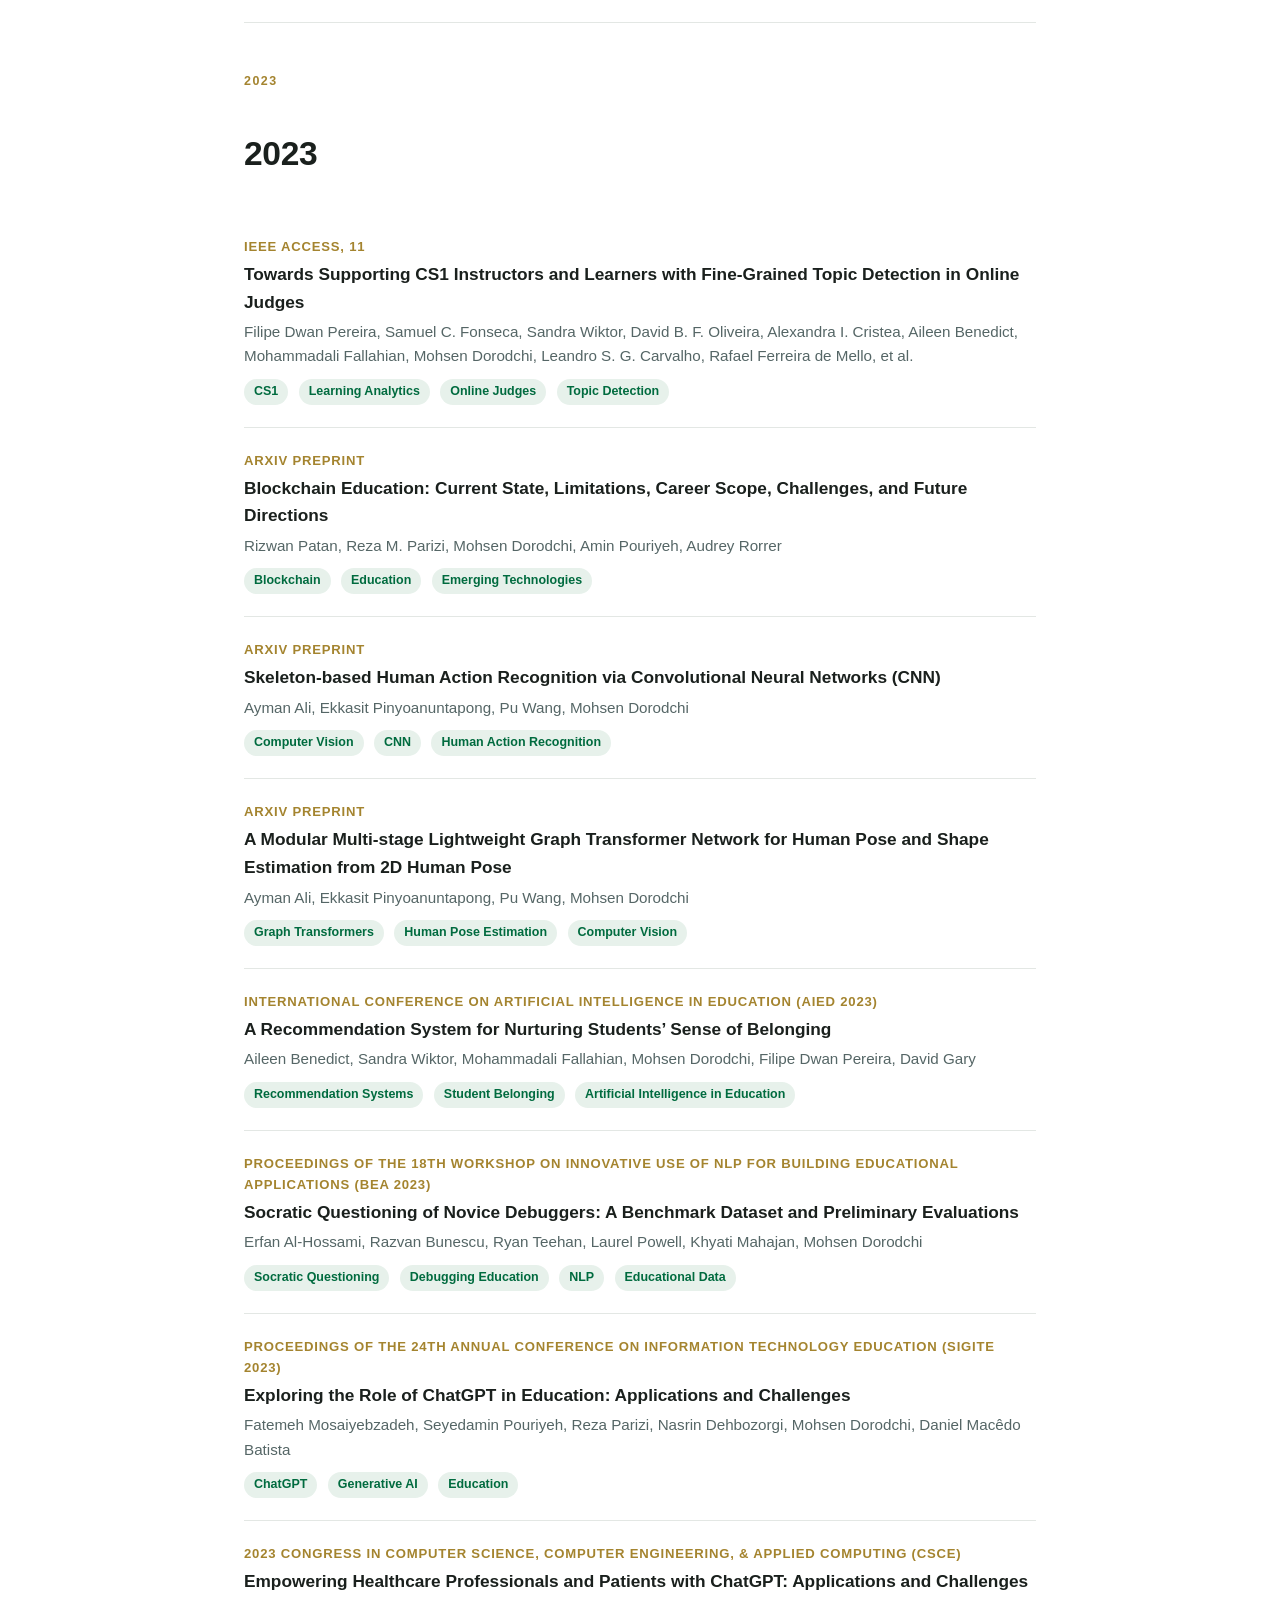
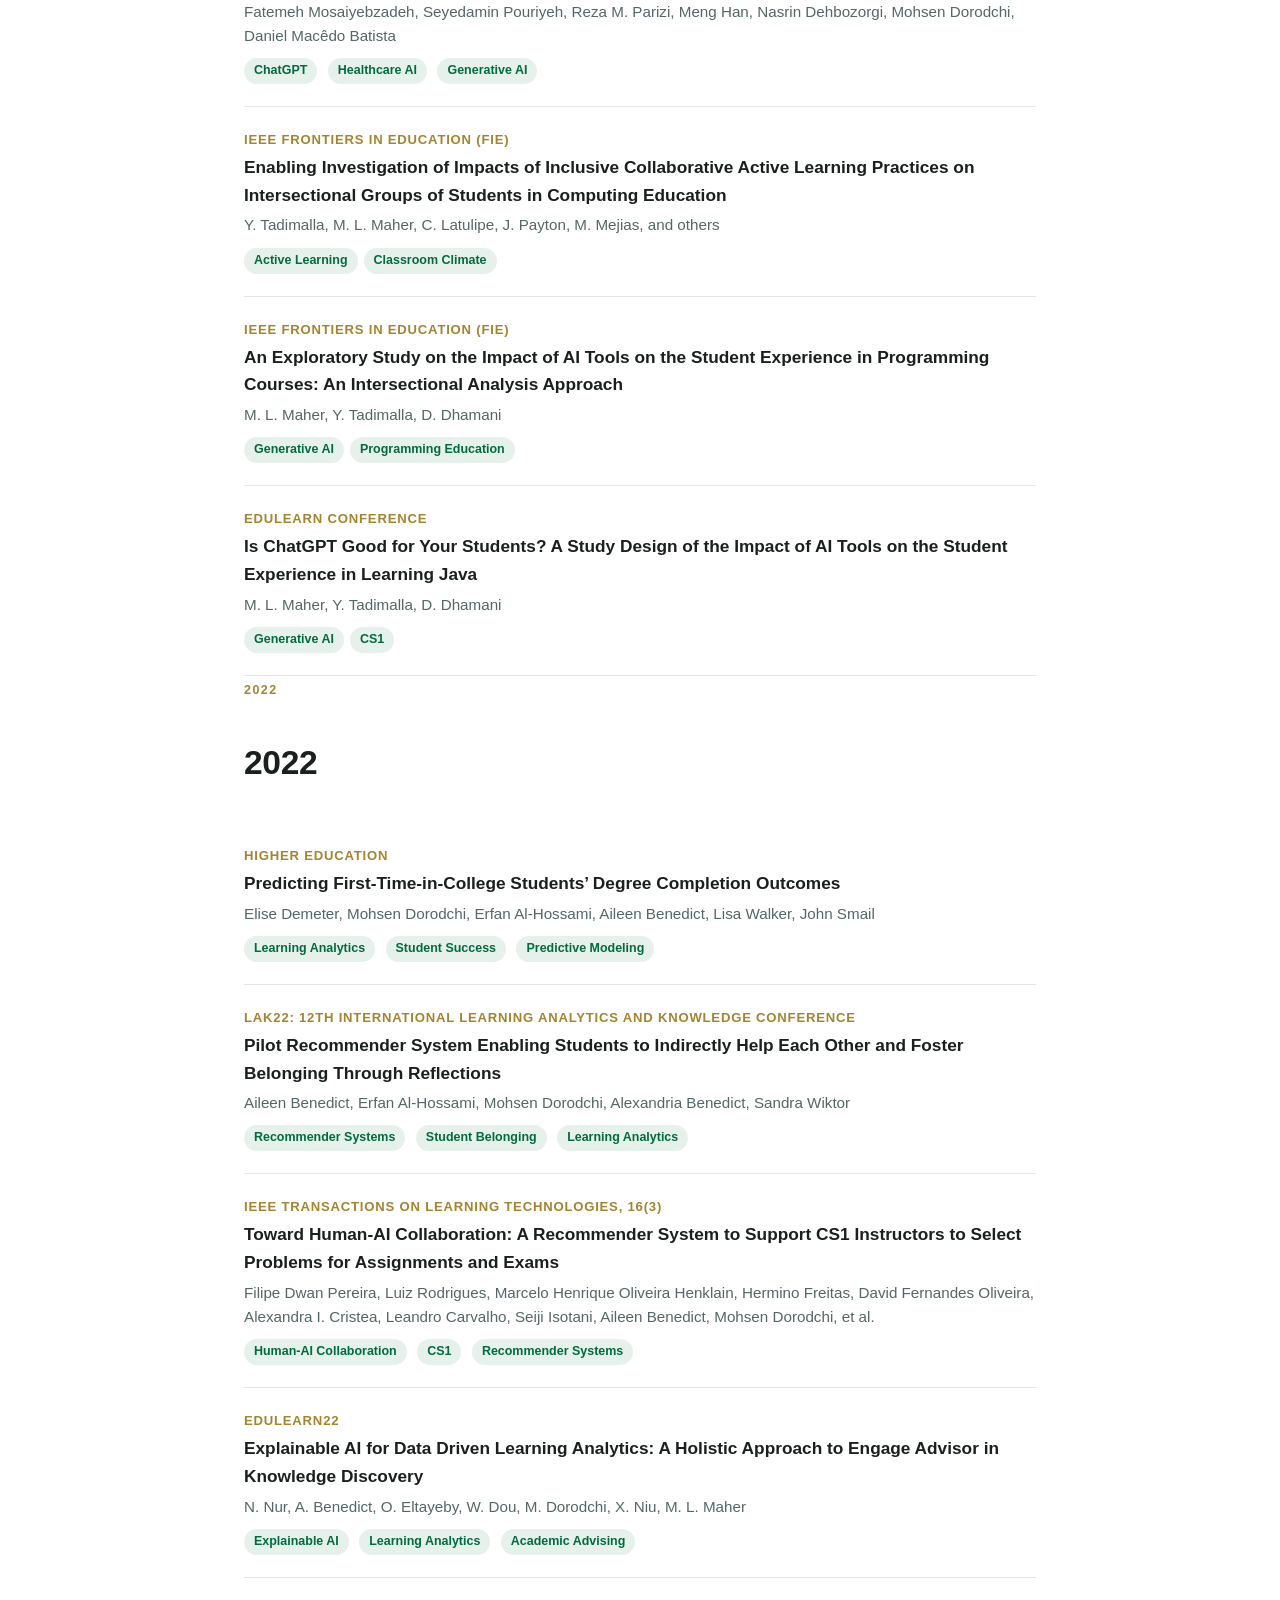
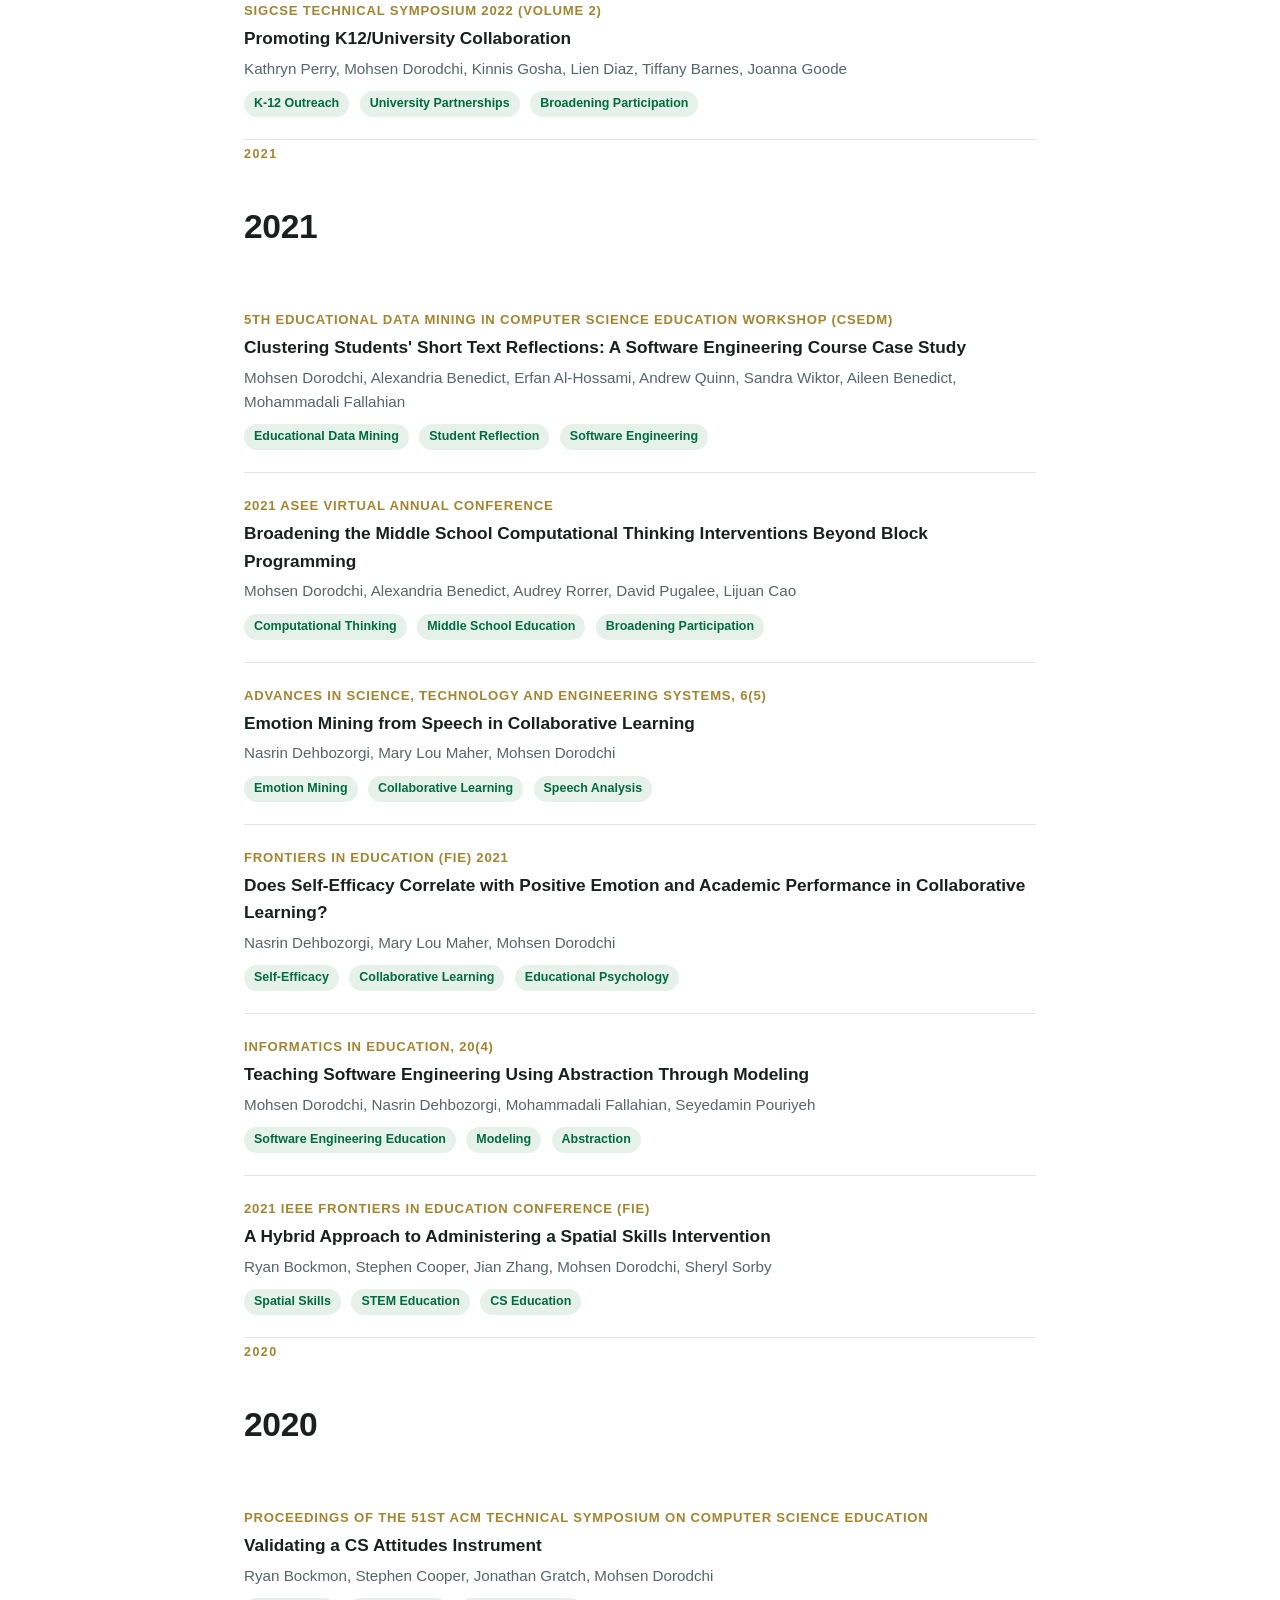
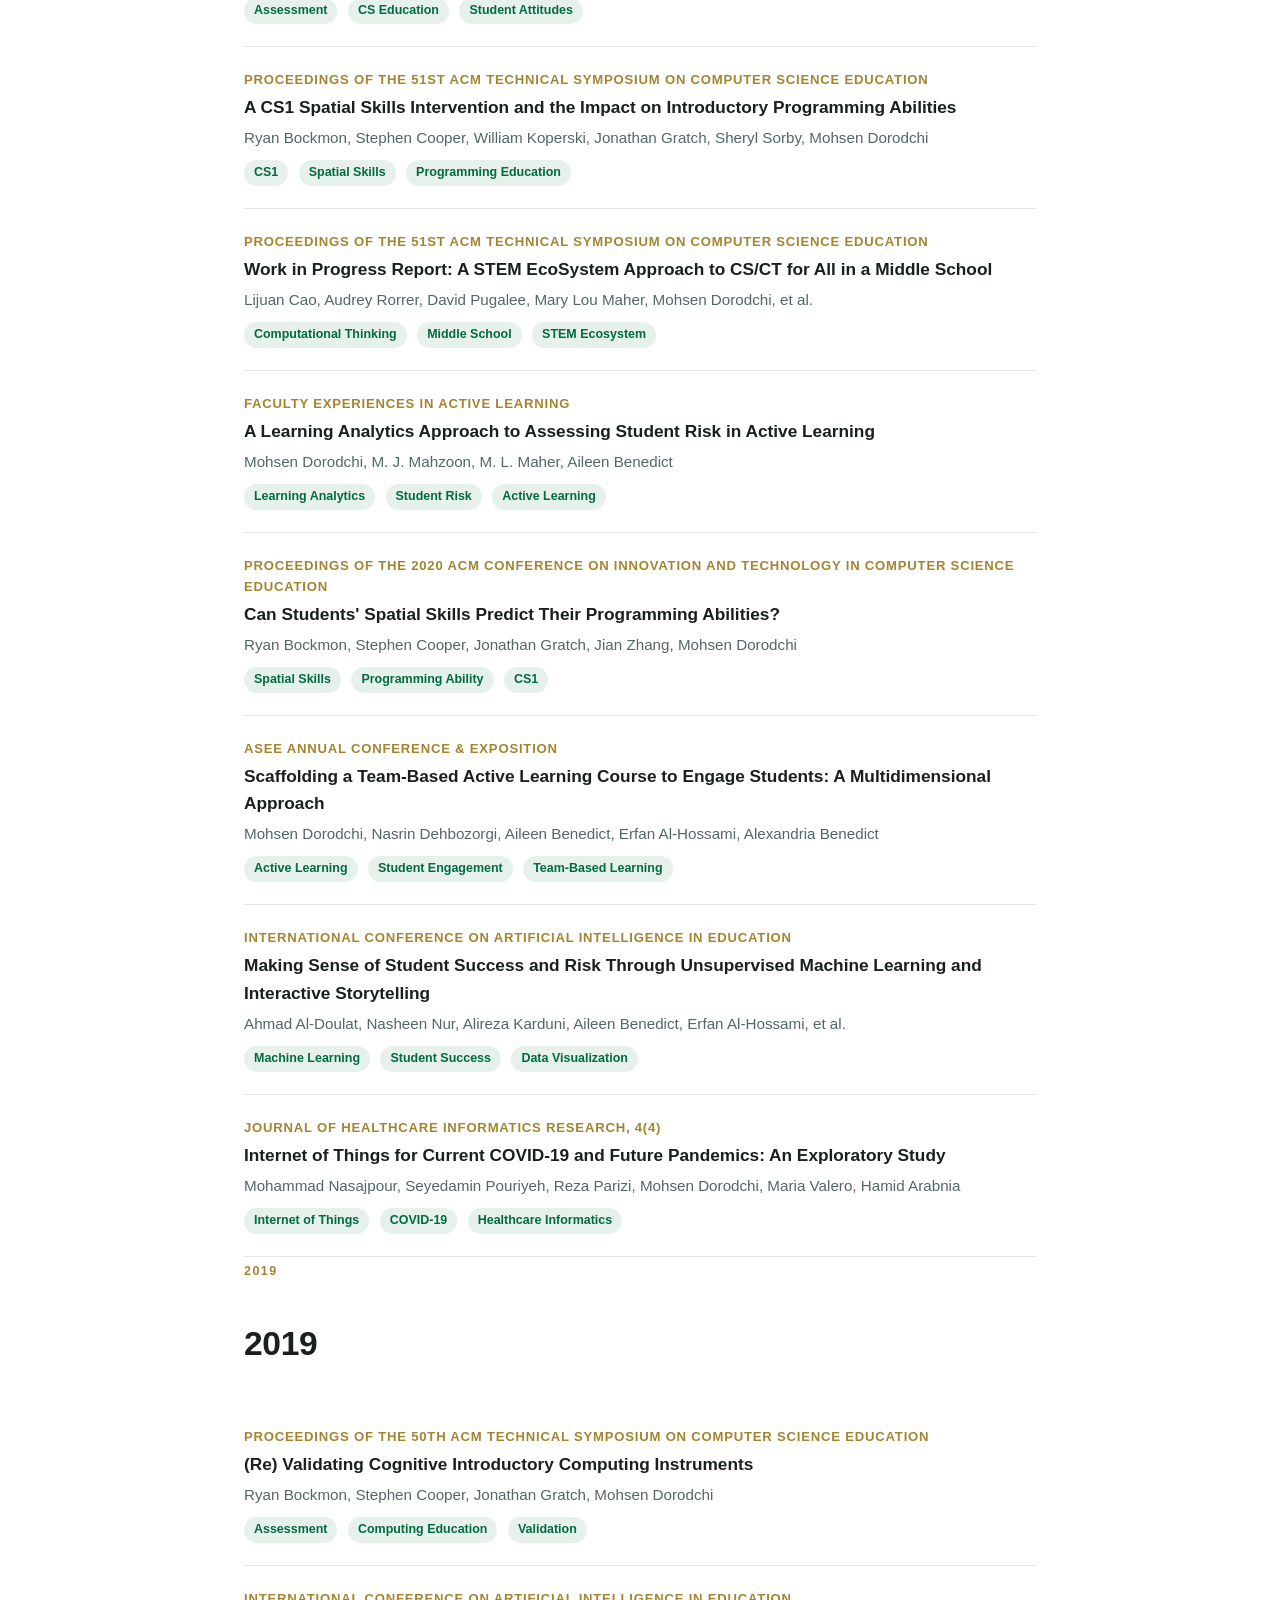
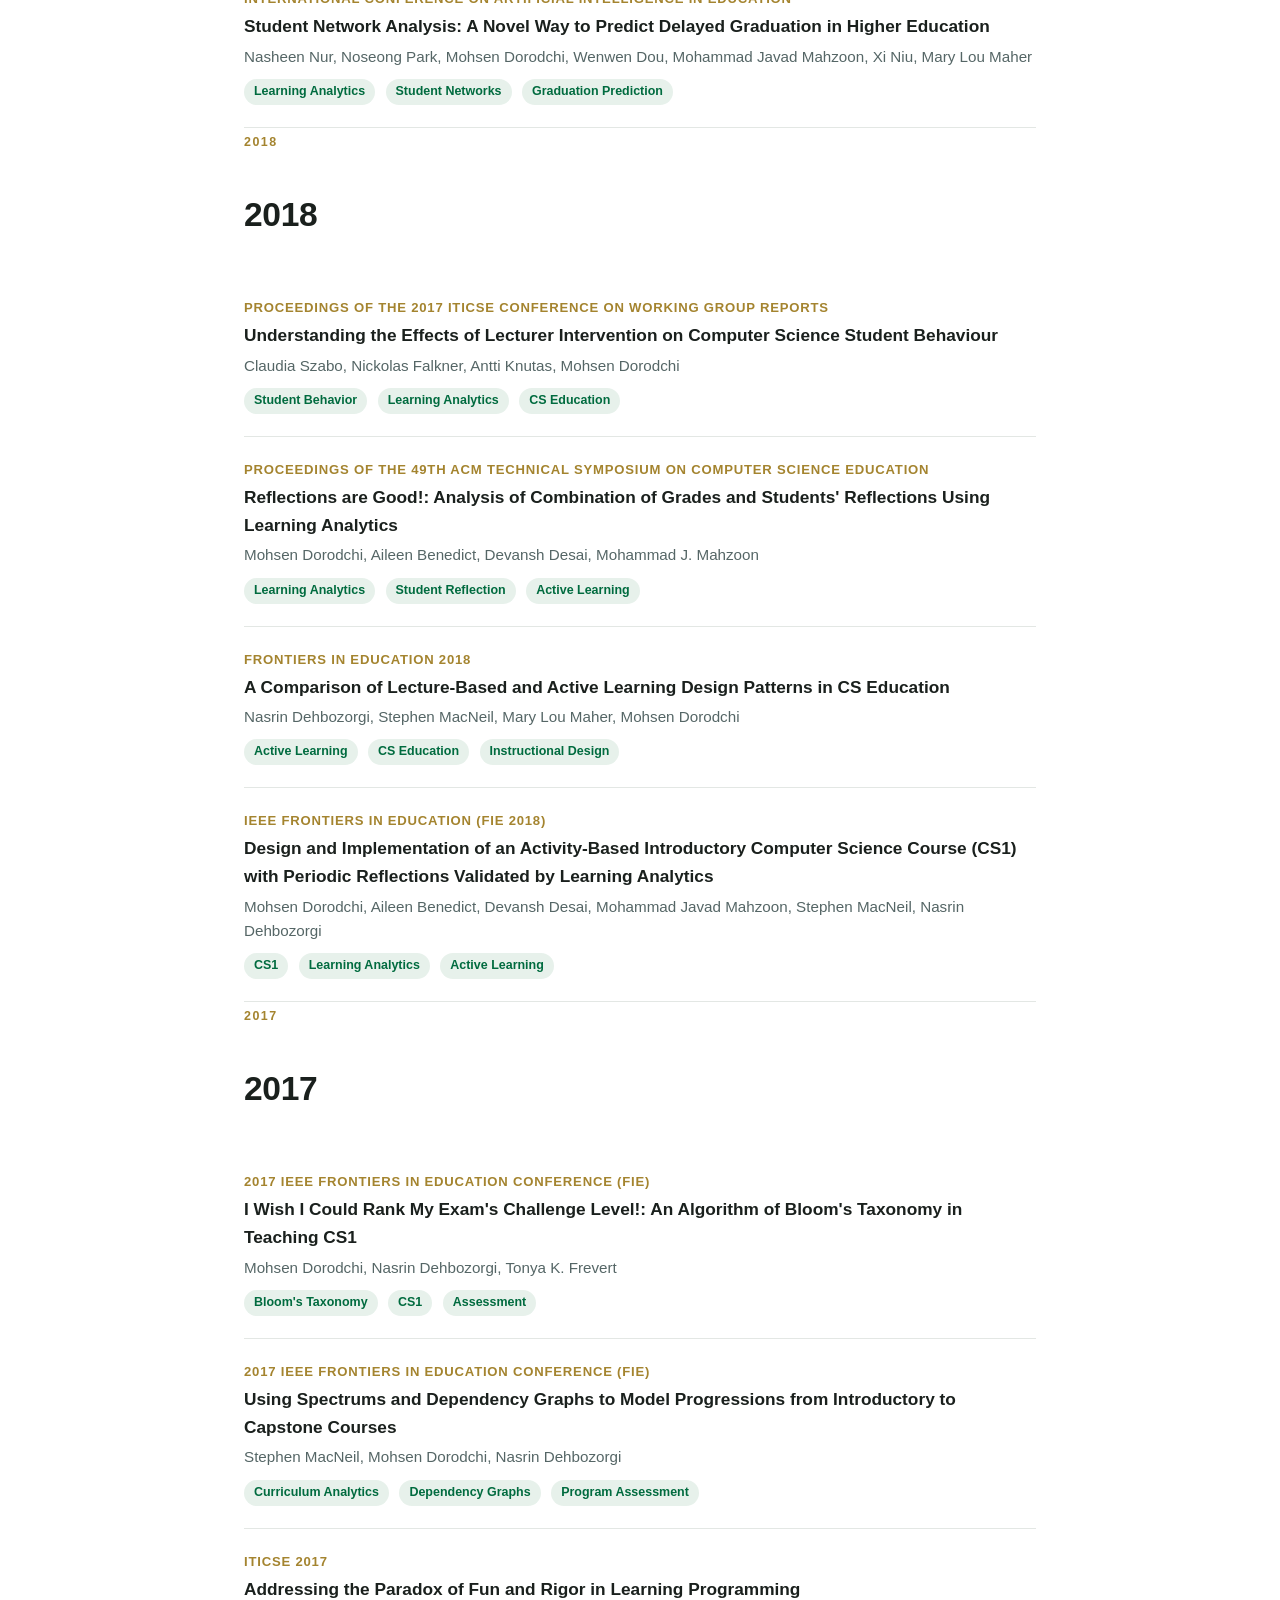
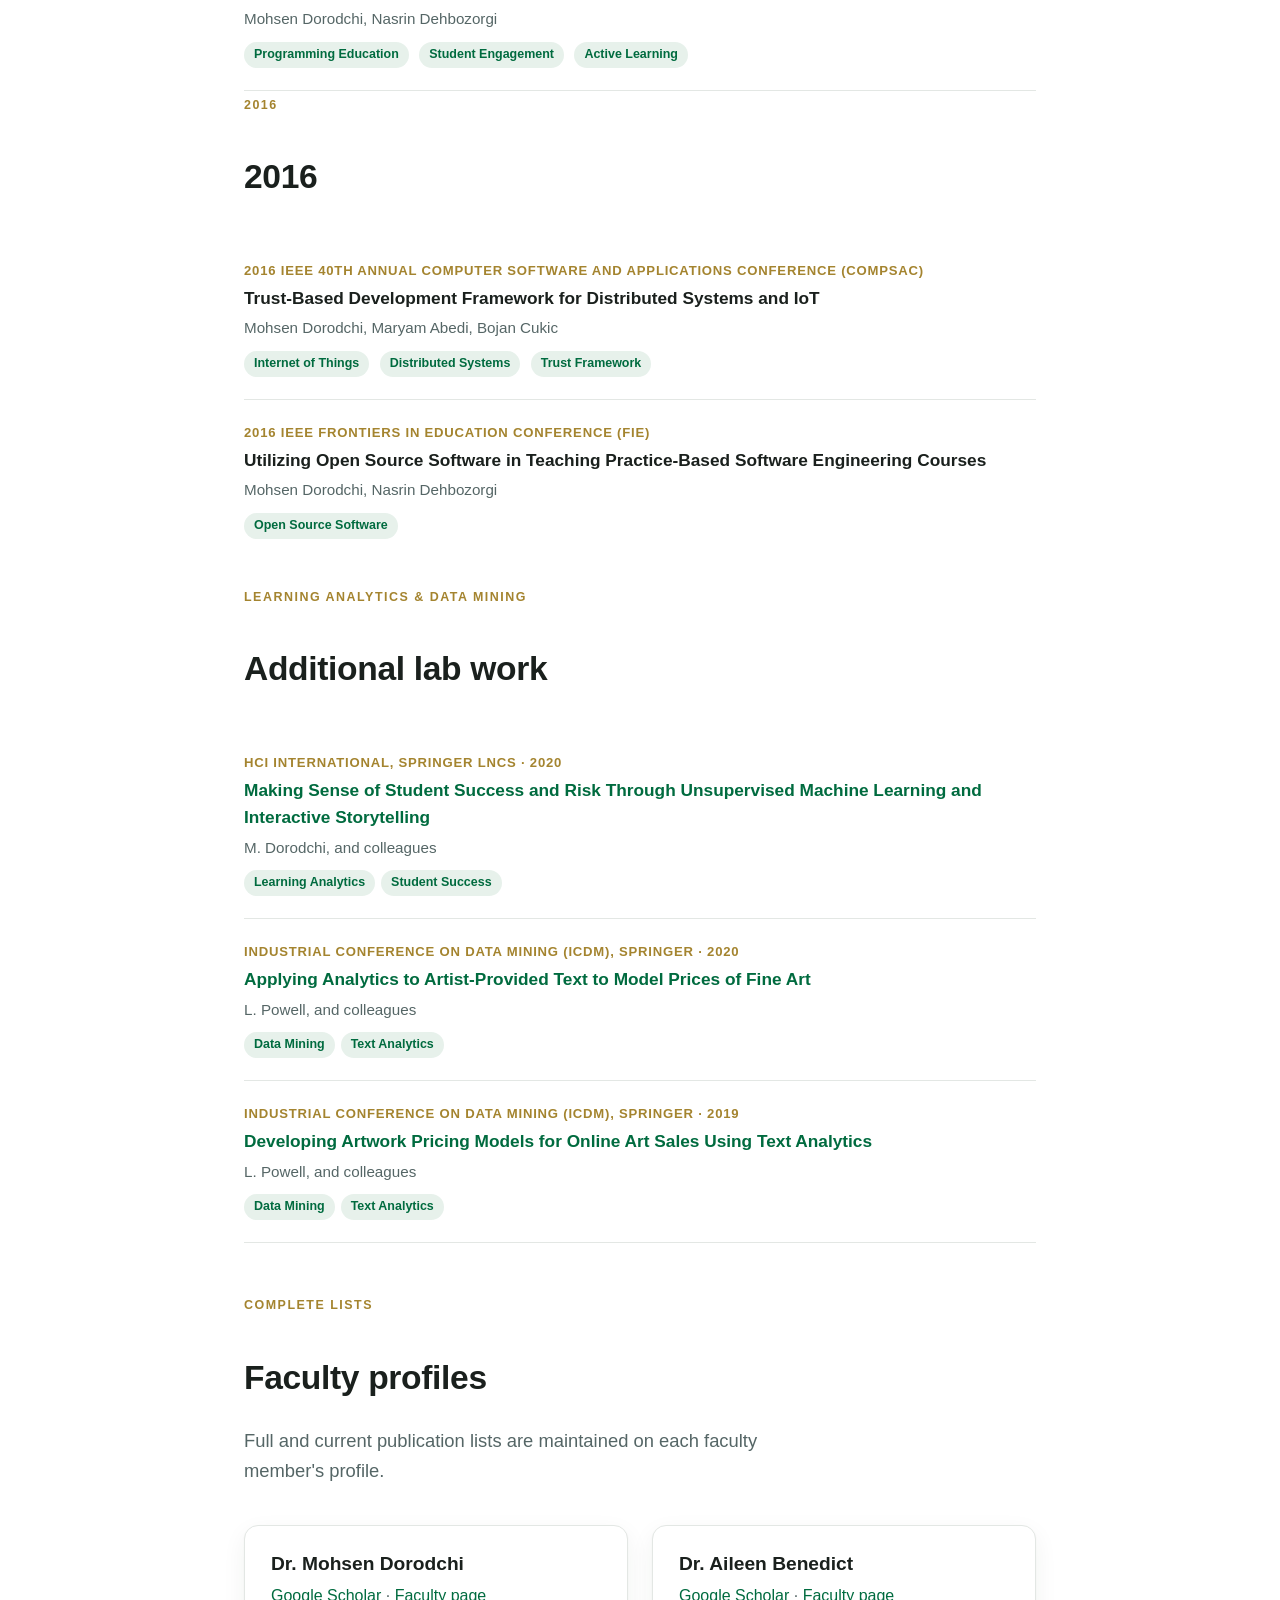
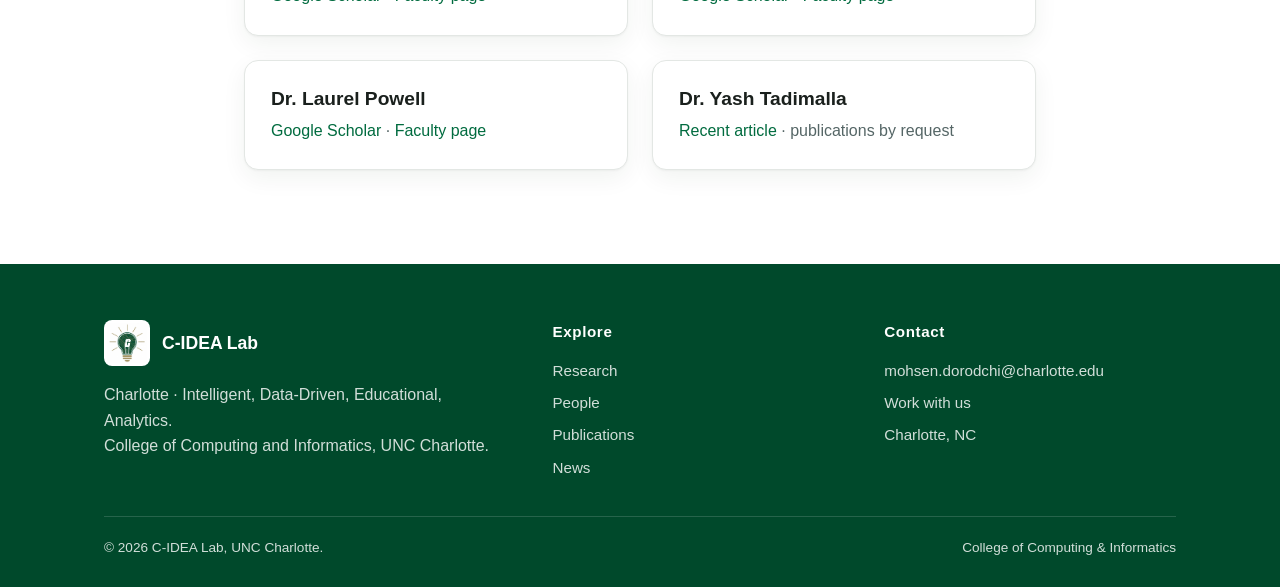
<file: publications.html>
<!DOCTYPE html>
<html lang="en">
<head>
  <meta charset="UTF-8" />
  <meta name="viewport" content="width=device-width, initial-scale=1.0" />
  <title>Publications | C-IDEA Lab</title>
  <meta name="description" content="Selected publications from CIDEA Lab faculty at UNC Charlotte, with links to full profiles." />
  <link rel="icon" href="assets/favicon.png" />
  <link rel="stylesheet" href="assets/styles.css" />
</head>
<body>

  <header class="site-header">
    <div class="container nav">
      <a class="brand" href="index.html">
        <img src="assets/icon.png" alt="CIDEA Lab logo" />
        <span class="brand-text">
          <span class="brand-name">C-IDEA Lab</span>
          <span class="brand-sub">UNC Charlotte · College of Computing &amp; Informatics</span>
        </span>
      </a>
      <button class="nav-toggle" aria-label="Toggle navigation" aria-expanded="false">☰</button>
      <ul class="nav-links">
        <li><a href="index.html">Home</a></li>
        <li><a href="research.html">Research</a></li>
        <li><a href="people.html">People</a></li>
        <li><a href="publications.html" class="active">Publications</a></li>
        <li><a href="news.html">News</a></li>
        <li><a href="contact.html">Contact</a></li>
      </ul>
    </div>
  </header>

  <section class="page-hero">
    <div class="container">
      <span class="eyebrow">Publications</span>
      <h1>Selected publications</h1>
      <p>A selection of recent work by lab faculty in AI education, learning analytics, and computing education. Complete lists are linked at the bottom of the page.</p>
    </div>
  </section>

  <section class="section">
    <div class="container" style="max-width:840px;">
      <div class="section-head"><span class="eyebrow">2026</span><h2>2026</h2></div>
     

<div class="pub">
  <div class="venue">Proceedings of the 57th ACM Technical Symposium on Computer Science Education V. 1</div>
  <div class="title">
    Turning Insight into Action: Evaluating Targeted Interventions for a Software Engineering Course Informed by Student Reflections
  </div>
  <div class="authors">Sandra Wiktor, Mohsen Dorodchi</div>
  <div class="tags">
    <span class="tag">Software Engineering Education</span>
    <span class="tag">Student Reflections</span>
    <span class="tag">Learning Analytics</span>
  </div>
</div>

<div class="pub">
  <div class="venue">Proceedings of the 57th ACM Technical Symposium on Computer Science Education V. 1</div>
  <div class="title">
    Supporting Peer-to-Peer Learning with LLMs: Investigating Smarter Student Solution Recommendations
  </div>
  <div class="authors">Sandra Wiktor, Aileen Benedict, Mohsen Dorodchi</div>
  <div class="tags">
    <span class="tag">LLM</span>
    <span class="tag">Peer Learning</span>
    <span class="tag">Recommendation Systems</span>
  </div>
</div>

<div class="pub">
  <div class="venue">Proceedings of the 57th ACM Technical Symposium on Computer Science Education V. 2</div>
  <div class="title">
    Are CS1 Students More Creative than LLM in Solving a Problem? Preliminary Results on a Comparison of Code Diversity
  </div>
  <div class="authors">Lu Fang, Mengqian Wu, Xinying Hou, Mohsen Dorodchi, Peter Brusilovsky</div>
  <div class="tags">
    <span class="tag">CS1</span>
    <span class="tag">LLM</span>
    <span class="tag">Code Diversity</span>
  </div>
</div>

<div class="pub">
  <div class="venue">Futurity Education, 6(1)</div>
  <div class="title">
    Preparing Marginalised Students for Learning Computer Science: A Case Study of Teaching Computational Thinking to Underrepresented Middle School Youth
  </div>
  <div class="authors">
    Roslyn Mickelson, Mohsen Dorodchi, Ian Mikkelsen, Sandra Wiktor,
    Bojan Cukic, Caitlin Petro, Zelaya Al-Ayeisha, Shakayla Alston,
    Anthony Teddy, Myat Win, et al.
  </div>
  <div class="tags">
    <span class="tag">Computational Thinking</span>
    <span class="tag">K-12 Computing</span>
    <span class="tag">Broadening Participation</span>
  </div>
</div>

<div class="pub">
  <div class="venue">2026 ASEE Annual Conference &amp; Exposition</div>
  <div class="title">
    From Prompt to Practice: Leveraging Generative AI in Undergraduate Creation of K12 Teaching Resources
  </div>
  <div class="authors">Madison Melton, Mohsen Dorodchi, Audrey Rorrer</div>
  <div class="tags">
    <span class="tag">Generative AI</span>
    <span class="tag">K-12 Education</span>
    <span class="tag">Teacher Resources</span>
  </div>
</div>

      <div class="section-head"><span class="eyebrow">2025</span><h2>2025</h2></div>


<div class="pub">
  <div class="venue">ACM SIGCSE Bulletin, 57(2)</div>
  <div class="title">
    SIGCSE Virtual 2024 Conference Report
  </div>
  <div class="authors">
    Mohsen Dorodchi, Judith Gal-Ezer, Stephen Cooper, Kate Lockwood,
    Zachary Dodds, Oluwakemi Ola, Rasika Bhalerao
  </div>
  <div class="tags">
    <span class="tag">SIGCSE</span>
    <span class="tag">Computer Science Education</span>
    <span class="tag">Conference Report</span>
  </div>
</div>

<div class="pub">
  <div class="venue">arXiv Preprint</div>
  <div class="title">
    Synthetic Tabular Data Generation: A Comparative Survey for Modern Techniques
  </div>
  <div class="authors">
    Raju Challagundla, Mohsen Dorodchi, Pu Wang, Minwoo Lee
  </div>
  <div class="tags">
    <span class="tag">Synthetic Data</span>
    <span class="tag">Tabular Data</span>
    <span class="tag">Machine Learning</span>
  </div>
</div>

<div class="pub">
  <div class="venue">2025 IEEE World AI IoT Congress (AIIoT)</div>
  <div class="title">
    Optimizing Rescue Mission Strategies: Integrating Human Intuition with AI Efficiency in VR Simulations using Reinforcement Learning
  </div>
  <div class="authors">
    Shahin Doroudian, Mohsen Dorodchi
  </div>
  <div class="tags">
    <span class="tag">Reinforcement Learning</span>
    <span class="tag">Virtual Reality</span>
    <span class="tag">Human-AI Collaboration</span>
  </div>
</div>

<div class="pub">
  <div class="venue">2025 ASEE Annual Conference &amp; Exposition</div>
  <div class="title">
    The Role of Predictive and Generative AI in Shaping Modern Education: Current Applications and Opportunities
  </div>
  <div class="authors">
    Madison Melton, Mohsen Dorodchi
  </div>
  <div class="tags">
    <span class="tag">Generative AI</span>
    <span class="tag">Predictive AI</span>
    <span class="tag">Education</span>
  </div>
</div>

<div class="pub">
  <div class="venue">2025 ASEE Annual Conference &amp; Exposition</div>
  <div class="title">
    Adaptive Course Enhancement through Iterative Reflection-Based Intervention Design
  </div>
  <div class="authors">
    Sandra Monika Wiktor, Mohsen Dorodchi
  </div>
  <div class="tags">
    <span class="tag">Student Reflections</span>
    <span class="tag">Learning Analytics</span>
    <span class="tag">Course Improvement</span>
  </div>
</div>

<div class="pub">
  <div class="venue">International Conference on Information and Communication Technology for Intelligent Systems</div>
  <div class="title">
    Human-AI Collaboration for Rescue Missions: A Reinforcement Learning Approach in VR Environments
  </div>
  <div class="authors">
    Shahin Doroudian, Mohsen Dorodchi
  </div>
  <div class="tags">
    <span class="tag">Human-AI Collaboration</span>
    <span class="tag">Reinforcement Learning</span>
    <span class="tag">Virtual Reality</span>
  </div>
</div>
      

      <div class="pub">
        <div class="venue">AI Magazine, 46(2)</div>
        <div class="title"><a href="https://onlinelibrary.wiley.com/doi/10.1002/aaai.70007">AI Literacy as a Core Component of AI Education</a></div>
        <div class="authors">S. Y. Tadimalla, M. L. Maher</div>
        <div class="tags"><span class="tag">AI Literacy</span><span class="tag">AI Education</span></div>
      </div>

      <div class="pub">
        <div class="venue">SIGCSE Technical Symposium (SIGCSE TS '25), ACM</div>
        <div class="title">Connecting the Dots: Intersectionality across Active Learning, Classroom Climate, and Introductory Computer Science Courses</div>
        <div class="authors">S. Y. Tadimalla, M. L. Maher, A. Rorrer, M. Dorodchi, M. Mejias, N. Najjar</div>
        <div class="tags"><span class="tag">Computing Education</span><span class="tag">Active Learning</span></div>
      </div>

      <div class="section-head" style="margin-top:44px;"><span class="eyebrow">2024</span><h2>2024</h2></div>


<div class="pub">
  <div class="venue">Journal of College Student Retention: Research, Theory &amp; Practice, 26(2)</div>
  <div class="title">
    Fostering Greater Persistence Among Underserved Computer Science Undergraduates: A Descriptive Study of the I-PASS Project
  </div>
  <div class="authors">
    Roslyn Arlin Mickelson, Ian Mikkelsen, Mohsen Dorodchi,
    Bojan Cukic, Tytianna Horn
  </div>
  <div class="tags">
    <span class="tag">Student Retention</span>
    <span class="tag">Computer Science Education</span>
    <span class="tag">Persistence</span>
  </div>
</div>

<div class="pub">
  <div class="venue">Machine Learning and Knowledge Extraction, 6(1)</div>
  <div class="title">
    GAN-Based Tabular Data Generator for Constructing Synopsis in Approximate Query Processing: Challenges and Solutions
  </div>
  <div class="authors">
    Mohammadali Fallahian, Mohsen Dorodchi, Kyle Kreth
  </div>
  <div class="tags">
    <span class="tag">GAN</span>
    <span class="tag">Synthetic Data</span>
    <span class="tag">Approximate Query Processing</span>
  </div>
</div>

<div class="pub">
  <div class="venue">School Community Journal</div>
  <div class="title">
    Inspiring and Preparing Underserved Middle School Students for Computer Science:
    A Descriptive Case Study of the UNC Charlotte/Wilson STEM Academy Partnership
  </div>
  <div class="authors">
    Roslyn Arlin Mickelson, Ian Mikkelsen, Mohsen Dorodchi,
    Bojan Cukic, Caitlin Petro, Zelaya Al-Ayeisha, Shakayla Alston,
    Anthony Teddy, Myat Win, Sandra Wiktor, et al.
  </div>
  <div class="tags">
    <span class="tag">K-12 Computing</span>
    <span class="tag">STEM Education</span>
    <span class="tag">Broadening Participation</span>
  </div>
</div>

<div class="pub">
  <div class="venue">2024 7th International Conference on Information and Computer Technologies (ICICT)</div>
  <div class="title">
    Beyond Noise: Incorporating Pre-Trained Contractive Autoencoders for Enhanced GAN-based Tabular Data Creation
  </div>
  <div class="authors">
    Hesam Fallahian, Mohsen Dorodchi, Kyle Kreth
  </div>
  <div class="tags">
    <span class="tag">Autoencoders</span>
    <span class="tag">GAN</span>
    <span class="tag">Synthetic Data Generation</span>
  </div>
</div>

<div class="pub">
  <div class="venue">2024 IEEE Frontiers in Education Conference (FIE)</div>
  <div class="title">
    AI Can Help Instructors Help Students: An LLM-Supported Approach to Generating Customized Student Reflection Responses
  </div>
  <div class="authors">
    Sandra Wiktor, Mohsen Dorodchi, Nicole Wiktor
  </div>
  <div class="tags">
    <span class="tag">Artificial Intelligence</span>
    <span class="tag">Large Language Models</span>
    <span class="tag">Student Reflections</span>
  </div>
</div>


      <div class="pub">
        <div class="venue">IEEE Frontiers in Education (FIE)</div>
        <div class="title">AI Literacy for All: Adjustable Interdisciplinary Socio-technical Curriculum</div>
        <div class="authors">Y. Tadimalla, M. L. Maher</div>
        <div class="tags"><span class="tag">AI Literacy</span><span class="tag">Curriculum</span></div>
      </div>

      <div class="pub">
        <div class="venue">AAAI Symposium Series, 3(1)</div>
        <div class="title">Implications of Identity in AI: Creators, Creations, and Consequences</div>
        <div class="authors">S. Y. Tadimalla, M. L. Maher</div>
        <div class="tags"><span class="tag">AI &amp; Identity</span><span class="tag">Responsible AI</span></div>
      </div>

      <div class="pub">
        <div class="venue">AAAI Symposium Series, 3(1)</div>
        <div class="title">Increasing Diversity in Lifelong AI Education: Workshop Report</div>
        <div class="authors">M. L. Maher, S. Y. Tadimalla</div>
        <div class="tags"><span class="tag">AI Education</span><span class="tag">Workshop Report</span></div>
      </div>

      <div class="section-head" style="margin-top:44px;"><span class="eyebrow">2023</span><h2>2023</h2></div>


<div class="pub">
  <div class="venue">IEEE Access, 11</div>
  <div class="title">
      Towards Supporting CS1 Instructors and Learners with Fine-Grained Topic Detection in Online Judges
    </a>
  </div>
  <div class="authors">
    Filipe Dwan Pereira, Samuel C. Fonseca, Sandra Wiktor,
    David B. F. Oliveira, Alexandra I. Cristea, Aileen Benedict,
    Mohammadali Fallahian, Mohsen Dorodchi, Leandro S. G. Carvalho,
    Rafael Ferreira de Mello, et al.
  </div>
  <div class="tags">
    <span class="tag">CS1</span>
    <span class="tag">Learning Analytics</span>
    <span class="tag">Online Judges</span>
    <span class="tag">Topic Detection</span>
  </div>

</div>

<div class="pub">
  <div class="venue">arXiv Preprint</div>
  <div class="title">
    Blockchain Education: Current State, Limitations, Career Scope, Challenges, and Future Directions
  </div>
  <div class="authors">
    Rizwan Patan, Reza M. Parizi, Mohsen Dorodchi,
    Amin Pouriyeh, Audrey Rorrer
  </div>
  <div class="tags">
    <span class="tag">Blockchain</span>
    <span class="tag">Education</span>
    <span class="tag">Emerging Technologies</span>
  </div>
</div>

<div class="pub">
  <div class="venue">arXiv Preprint</div>
  <div class="title">
    Skeleton-based Human Action Recognition via Convolutional Neural Networks (CNN)
  </div>
  <div class="authors">
    Ayman Ali, Ekkasit Pinyoanuntapong,
    Pu Wang, Mohsen Dorodchi
  </div>
  <div class="tags">
    <span class="tag">Computer Vision</span>
    <span class="tag">CNN</span>
    <span class="tag">Human Action Recognition</span>
  </div>
</div>

<div class="pub">
  <div class="venue">arXiv Preprint</div>
  <div class="title">
    A Modular Multi-stage Lightweight Graph Transformer Network for Human Pose and Shape Estimation from 2D Human Pose
  </div>
  <div class="authors">
    Ayman Ali, Ekkasit Pinyoanuntapong,
    Pu Wang, Mohsen Dorodchi
  </div>
  <div class="tags">
    <span class="tag">Graph Transformers</span>
    <span class="tag">Human Pose Estimation</span>
    <span class="tag">Computer Vision</span>
  </div>
</div>

<div class="pub">
  <div class="venue">International Conference on Artificial Intelligence in Education (AIED 2023)</div>
  <div class="title">
    A Recommendation System for Nurturing Students’ Sense of Belonging
  </div>
  <div class="authors">
    Aileen Benedict, Sandra Wiktor,
    Mohammadali Fallahian, Mohsen Dorodchi,
    Filipe Dwan Pereira, David Gary
  </div>
  <div class="tags">
    <span class="tag">Recommendation Systems</span>
    <span class="tag">Student Belonging</span>
    <span class="tag">Artificial Intelligence in Education</span>
  </div>
</div>

<div class="pub">
  <div class="venue">Proceedings of the 18th Workshop on Innovative Use of NLP for Building Educational Applications (BEA 2023)</div>
  <div class="title">
    Socratic Questioning of Novice Debuggers: A Benchmark Dataset and Preliminary Evaluations
  </div>
  <div class="authors">
    Erfan Al-Hossami, Razvan Bunescu,
    Ryan Teehan, Laurel Powell,
    Khyati Mahajan, Mohsen Dorodchi
  </div>
  <div class="tags">
    <span class="tag">Socratic Questioning</span>
    <span class="tag">Debugging Education</span>
    <span class="tag">NLP</span>
    <span class="tag">Educational Data</span>
  </div>
</div>

<div class="pub">
  <div class="venue">Proceedings of the 24th Annual Conference on Information Technology Education (SIGITE 2023)</div>
  <div class="title">
    Exploring the Role of ChatGPT in Education: Applications and Challenges
  </div>
  <div class="authors">
    Fatemeh Mosaiyebzadeh, Seyedamin Pouriyeh,
    Reza Parizi, Nasrin Dehbozorgi,
    Mohsen Dorodchi, Daniel Macêdo Batista
  </div>
  <div class="tags">
    <span class="tag">ChatGPT</span>
    <span class="tag">Generative AI</span>
    <span class="tag">Education</span>
  </div>
</div>

<div class="pub">
  <div class="venue">2023 Congress in Computer Science, Computer Engineering, &amp; Applied Computing (CSCE)</div>
  <div class="title">
    Empowering Healthcare Professionals and Patients with ChatGPT: Applications and Challenges
  </div>
  <div class="authors">
    Fatemeh Mosaiyebzadeh, Seyedamin Pouriyeh,
    Reza M. Parizi, Meng Han,
    Nasrin Dehbozorgi, Mohsen Dorodchi,
    Daniel Macêdo Batista
  </div>
  <div class="tags">
    <span class="tag">ChatGPT</span>
    <span class="tag">Healthcare AI</span>
    <span class="tag">Generative AI</span>
  </div>
</div>

      
      <div class="pub">
        <div class="venue">IEEE Frontiers in Education (FIE)</div>
        <div class="title">Enabling Investigation of Impacts of Inclusive Collaborative Active Learning Practices on Intersectional Groups of Students in Computing Education</div>
        <div class="authors">Y. Tadimalla, M. L. Maher, C. Latulipe, J. Payton, M. Mejias, and others</div>
        <div class="tags"><span class="tag">Active Learning</span><span class="tag">Classroom Climate</span></div>
      </div>

      <div class="pub">
        <div class="venue">IEEE Frontiers in Education (FIE)</div>
        <div class="title">An Exploratory Study on the Impact of AI Tools on the Student Experience in Programming Courses: An Intersectional Analysis Approach</div>
        <div class="authors">M. L. Maher, Y. Tadimalla, D. Dhamani</div>
        <div class="tags"><span class="tag">Generative AI</span><span class="tag">Programming Education</span></div>
      </div>

      <div class="pub">
        <div class="venue">EDULEARN Conference</div>
        <div class="title">Is ChatGPT Good for Your Students? A Study Design of the Impact of AI Tools on the Student Experience in Learning Java</div>
        <div class="authors">M. L. Maher, Y. Tadimalla, D. Dhamani</div>
        <div class="tags"><span class="tag">Generative AI</span><span class="tag">CS1</span></div>
      </div>
    

<div class="section-head"><span class="eyebrow">2022</span><h2>2022</h2>
    </div>

<div class="pub">
  <div class="venue">Higher Education</div>
  <div class="title">
    Predicting First-Time-in-College Students’ Degree Completion Outcomes
  </div>
  <div class="authors">
    Elise Demeter, Mohsen Dorodchi, Erfan Al-Hossami,
    Aileen Benedict, Lisa Walker, John Smail
  </div>
  <div class="tags">
    <span class="tag">Learning Analytics</span>
    <span class="tag">Student Success</span>
    <span class="tag">Predictive Modeling</span>
  </div>
</div>

<div class="pub">
  <div class="venue">LAK22: 12th International Learning Analytics and Knowledge Conference</div>
  <div class="title">
    Pilot Recommender System Enabling Students to Indirectly Help Each Other and Foster Belonging Through Reflections
  </div>
  <div class="authors">
    Aileen Benedict, Erfan Al-Hossami, Mohsen Dorodchi,
    Alexandria Benedict, Sandra Wiktor
  </div>
  <div class="tags">
    <span class="tag">Recommender Systems</span>
    <span class="tag">Student Belonging</span>
    <span class="tag">Learning Analytics</span>
  </div>
</div>

<div class="pub">
  <div class="venue">IEEE Transactions on Learning Technologies, 16(3)</div>
  <div class="title">
    Toward Human-AI Collaboration: A Recommender System to Support CS1 Instructors to Select Problems for Assignments and Exams
  </div>
  <div class="authors">
    Filipe Dwan Pereira, Luiz Rodrigues, Marcelo Henrique Oliveira Henklain,
    Hermino Freitas, David Fernandes Oliveira, Alexandra I. Cristea,
    Leandro Carvalho, Seiji Isotani, Aileen Benedict, Mohsen Dorodchi, et al.
  </div>
  <div class="tags">
    <span class="tag">Human-AI Collaboration</span>
    <span class="tag">CS1</span>
    <span class="tag">Recommender Systems</span>
  </div>
</div>

<div class="pub">
  <div class="venue">EDULEARN22</div>
  <div class="title">
    Explainable AI for Data Driven Learning Analytics: A Holistic Approach to Engage Advisor in Knowledge Discovery
  </div>
  <div class="authors">
    N. Nur, A. Benedict, O. Eltayeby, W. Dou,
    M. Dorodchi, X. Niu, M. L. Maher
  </div>
  <div class="tags">
    <span class="tag">Explainable AI</span>
    <span class="tag">Learning Analytics</span>
    <span class="tag">Academic Advising</span>
  </div>
</div>

<div class="pub">
  <div class="venue">SIGCSE Technical Symposium 2022 (Volume 2)</div>
  <div class="title">
    Promoting K12/University Collaboration
  </div>
  <div class="authors">
    Kathryn Perry, Mohsen Dorodchi, Kinnis Gosha,
    Lien Diaz, Tiffany Barnes, Joanna Goode
  </div>
  <div class="tags">
    <span class="tag">K-12 Outreach</span>
    <span class="tag">University Partnerships</span>
    <span class="tag">Broadening Participation</span>
  </div>
</div>

<div class="section-head"><span class="eyebrow">2021</span><h2>2021</h2></div>

<div class="pub">
  <div class="venue">5th Educational Data Mining in Computer Science Education Workshop (CSEDM)</div>
  <div class="title">
    Clustering Students' Short Text Reflections: A Software Engineering Course Case Study
  </div>
  <div class="authors">
    Mohsen Dorodchi, Alexandria Benedict, Erfan Al-Hossami,
    Andrew Quinn, Sandra Wiktor, Aileen Benedict,
    Mohammadali Fallahian
  </div>
  <div class="tags">
    <span class="tag">Educational Data Mining</span>
    <span class="tag">Student Reflection</span>
    <span class="tag">Software Engineering</span>
  </div>
</div>

<div class="pub">
  <div class="venue">2021 ASEE Virtual Annual Conference</div>
  <div class="title">
    Broadening the Middle School Computational Thinking Interventions Beyond Block Programming
  </div>
  <div class="authors">
    Mohsen Dorodchi, Alexandria Benedict, Audrey Rorrer,
    David Pugalee, Lijuan Cao
  </div>
  <div class="tags">
    <span class="tag">Computational Thinking</span>
    <span class="tag">Middle School Education</span>
    <span class="tag">Broadening Participation</span>
  </div>
</div>

<div class="pub">
  <div class="venue">Advances in Science, Technology and Engineering Systems, 6(5)</div>
  <div class="title">
    Emotion Mining from Speech in Collaborative Learning
  </div>
  <div class="authors">
    Nasrin Dehbozorgi, Mary Lou Maher, Mohsen Dorodchi
  </div>
  <div class="tags">
    <span class="tag">Emotion Mining</span>
    <span class="tag">Collaborative Learning</span>
    <span class="tag">Speech Analysis</span>
  </div>
</div>

<div class="pub">
  <div class="venue">Frontiers in Education (FIE) 2021</div>
  <div class="title">
    Does Self-Efficacy Correlate with Positive Emotion and Academic Performance in Collaborative Learning?
  </div>
  <div class="authors">
    Nasrin Dehbozorgi, Mary Lou Maher, Mohsen Dorodchi
  </div>
  <div class="tags">
    <span class="tag">Self-Efficacy</span>
    <span class="tag">Collaborative Learning</span>
    <span class="tag">Educational Psychology</span>
  </div>
</div>

<div class="pub">
  <div class="venue">Informatics in Education, 20(4)</div>
  <div class="title">
    Teaching Software Engineering Using Abstraction Through Modeling
  </div>
  <div class="authors">
    Mohsen Dorodchi, Nasrin Dehbozorgi,
    Mohammadali Fallahian, Seyedamin Pouriyeh
  </div>
  <div class="tags">
    <span class="tag">Software Engineering Education</span>
    <span class="tag">Modeling</span>
    <span class="tag">Abstraction</span>
  </div>
</div>

<div class="pub">
  <div class="venue">2021 IEEE Frontiers in Education Conference (FIE)</div>
  <div class="title">
    A Hybrid Approach to Administering a Spatial Skills Intervention
  </div>
  <div class="authors">
    Ryan Bockmon, Stephen Cooper, Jian Zhang,
    Mohsen Dorodchi, Sheryl Sorby
  </div>
  <div class="tags">
    <span class="tag">Spatial Skills</span>
    <span class="tag">STEM Education</span>
    <span class="tag">CS Education</span>
  </div>
</div>


<div class="section-head"><span class="eyebrow">2020</span><h2>2020</h2></div>

<div class="pub">
  <div class="venue">Proceedings of the 51st ACM Technical Symposium on Computer Science Education</div>
  <div class="title">
    Validating a CS Attitudes Instrument
  </div>
  <div class="authors">
    Ryan Bockmon, Stephen Cooper,
    Jonathan Gratch, Mohsen Dorodchi
  </div>
  <div class="tags">
    <span class="tag">Assessment</span>
    <span class="tag">CS Education</span>
    <span class="tag">Student Attitudes</span>
  </div>
</div>

<div class="pub">
  <div class="venue">Proceedings of the 51st ACM Technical Symposium on Computer Science Education</div>
  <div class="title">
    A CS1 Spatial Skills Intervention and the Impact on Introductory Programming Abilities
  </div>
  <div class="authors">
    Ryan Bockmon, Stephen Cooper, William Koperski,
    Jonathan Gratch, Sheryl Sorby, Mohsen Dorodchi
  </div>
  <div class="tags">
    <span class="tag">CS1</span>
    <span class="tag">Spatial Skills</span>
    <span class="tag">Programming Education</span>
  </div>
</div>

<div class="pub">
  <div class="venue">Proceedings of the 51st ACM Technical Symposium on Computer Science Education</div>
  <div class="title">
    Work in Progress Report: A STEM EcoSystem Approach to CS/CT for All in a Middle School
  </div>
  <div class="authors">
    Lijuan Cao, Audrey Rorrer, David Pugalee,
    Mary Lou Maher, Mohsen Dorodchi, et al.
  </div>
  <div class="tags">
    <span class="tag">Computational Thinking</span>
    <span class="tag">Middle School</span>
    <span class="tag">STEM Ecosystem</span>
  </div>
</div>

<div class="pub">
  <div class="venue">Faculty Experiences in Active Learning</div>
  <div class="title">
    A Learning Analytics Approach to Assessing Student Risk in Active Learning
  </div>
  <div class="authors">
    Mohsen Dorodchi, M. J. Mahzoon,
    M. L. Maher, Aileen Benedict
  </div>
  <div class="tags">
    <span class="tag">Learning Analytics</span>
    <span class="tag">Student Risk</span>
    <span class="tag">Active Learning</span>
  </div>
</div>

<div class="pub">
  <div class="venue">Proceedings of the 2020 ACM Conference on Innovation and Technology in Computer Science Education</div>
  <div class="title">
    Can Students' Spatial Skills Predict Their Programming Abilities?
  </div>
  <div class="authors">
    Ryan Bockmon, Stephen Cooper,
    Jonathan Gratch, Jian Zhang, Mohsen Dorodchi
  </div>
  <div class="tags">
    <span class="tag">Spatial Skills</span>
    <span class="tag">Programming Ability</span>
    <span class="tag">CS1</span>
  </div>
</div>

<div class="pub">
  <div class="venue">ASEE Annual Conference &amp; Exposition</div>
  <div class="title">
    Scaffolding a Team-Based Active Learning Course to Engage Students: A Multidimensional Approach
  </div>
  <div class="authors">
    Mohsen Dorodchi, Nasrin Dehbozorgi,
    Aileen Benedict, Erfan Al-Hossami, Alexandria Benedict
  </div>
  <div class="tags">
    <span class="tag">Active Learning</span>
    <span class="tag">Student Engagement</span>
    <span class="tag">Team-Based Learning</span>
  </div>
</div>

<div class="pub">
  <div class="venue">International Conference on Artificial Intelligence in Education</div>
  <div class="title">
    Making Sense of Student Success and Risk Through Unsupervised Machine Learning and Interactive Storytelling
  </div>
  <div class="authors">
    Ahmad Al-Doulat, Nasheen Nur, Alireza Karduni,
    Aileen Benedict, Erfan Al-Hossami, et al.
  </div>
  <div class="tags">
    <span class="tag">Machine Learning</span>
    <span class="tag">Student Success</span>
    <span class="tag">Data Visualization</span>
  </div>
</div>

<div class="pub">
  <div class="venue">Journal of Healthcare Informatics Research, 4(4)</div>
  <div class="title">
    Internet of Things for Current COVID-19 and Future Pandemics: An Exploratory Study
  </div>
  <div class="authors">
    Mohammad Nasajpour, Seyedamin Pouriyeh,
    Reza Parizi, Mohsen Dorodchi, Maria Valero,
    Hamid Arabnia
  </div>
  <div class="tags">
    <span class="tag">Internet of Things</span>
    <span class="tag">COVID-19</span>
    <span class="tag">Healthcare Informatics</span>
  </div>
</div>


<div class="section-head"><span class="eyebrow">2019</span><h2>2019</h2></div>


<div class="pub">
  <div class="venue">Proceedings of the 50th ACM Technical Symposium on Computer Science Education</div>
  <div class="title">
    (Re) Validating Cognitive Introductory Computing Instruments
  </div>
  <div class="authors">
    Ryan Bockmon, Stephen Cooper,
    Jonathan Gratch, Mohsen Dorodchi
  </div>
  <div class="tags">
    <span class="tag">Assessment</span>
    <span class="tag">Computing Education</span>
    <span class="tag">Validation</span>
  </div>
</div>

<div class="pub">
  <div class="venue">International Conference on Artificial Intelligence in Education</div>
  <div class="title">
    Student Network Analysis: A Novel Way to Predict Delayed Graduation in Higher Education
  </div>
  <div class="authors">
    Nasheen Nur, Noseong Park, Mohsen Dorodchi,
    Wenwen Dou, Mohammad Javad Mahzoon,
    Xi Niu, Mary Lou Maher
  </div>
  <div class="tags">
    <span class="tag">Learning Analytics</span>
    <span class="tag">Student Networks</span>
    <span class="tag">Graduation Prediction</span>
  </div>
</div>


<div class="section-head"><span class="eyebrow">2018</span><h2>2018</h2></div>

<div class="pub">
  <div class="venue">Proceedings of the 2017 ITiCSE Conference on Working Group Reports</div>
  <div class="title">
    Understanding the Effects of Lecturer Intervention on Computer Science Student Behaviour
  </div>
  <div class="authors">
    Claudia Szabo, Nickolas Falkner,
    Antti Knutas, Mohsen Dorodchi
  </div>
  <div class="tags">
    <span class="tag">Student Behavior</span>
    <span class="tag">Learning Analytics</span>
    <span class="tag">CS Education</span>
  </div>
</div>

<div class="pub">
  <div class="venue">Proceedings of the 49th ACM Technical Symposium on Computer Science Education</div>
  <div class="title">
    Reflections are Good!: Analysis of Combination of Grades and Students' Reflections Using Learning Analytics
  </div>
  <div class="authors">
    Mohsen Dorodchi, Aileen Benedict,
    Devansh Desai, Mohammad J. Mahzoon
  </div>
  <div class="tags">
    <span class="tag">Learning Analytics</span>
    <span class="tag">Student Reflection</span>
    <span class="tag">Active Learning</span>
  </div>
</div>

<div class="pub">
  <div class="venue">Frontiers in Education 2018</div>
  <div class="title">
    A Comparison of Lecture-Based and Active Learning Design Patterns in CS Education
  </div>
  <div class="authors">
    Nasrin Dehbozorgi, Stephen MacNeil,
    Mary Lou Maher, Mohsen Dorodchi
  </div>
  <div class="tags">
    <span class="tag">Active Learning</span>
    <span class="tag">CS Education</span>
    <span class="tag">Instructional Design</span>
  </div>
</div>

<div class="pub">
  <div class="venue">IEEE Frontiers in Education (FIE 2018)</div>
  <div class="title">
    Design and Implementation of an Activity-Based Introductory Computer Science Course (CS1) with Periodic Reflections Validated by Learning Analytics
  </div>
  <div class="authors">
    Mohsen Dorodchi, Aileen Benedict, Devansh Desai,
    Mohammad Javad Mahzoon, Stephen MacNeil,
    Nasrin Dehbozorgi
  </div>
  <div class="tags">
    <span class="tag">CS1</span>
    <span class="tag">Learning Analytics</span>
    <span class="tag">Active Learning</span>
  </div>
</div>


<div class="section-head"><span class="eyebrow">2017</span><h2>2017</h2></div>
<div class="pub">
  <div class="venue">2017 IEEE Frontiers in Education Conference (FIE)</div>
  <div class="title">
    I Wish I Could Rank My Exam's Challenge Level!: An Algorithm of Bloom's Taxonomy in Teaching CS1
  </div>
  <div class="authors">
    Mohsen Dorodchi, Nasrin Dehbozorgi,
    Tonya K. Frevert
  </div>
  <div class="tags">
    <span class="tag">Bloom's Taxonomy</span>
    <span class="tag">CS1</span>
    <span class="tag">Assessment</span>
  </div>
</div>

<div class="pub">
  <div class="venue">2017 IEEE Frontiers in Education Conference (FIE)</div>
  <div class="title">
    Using Spectrums and Dependency Graphs to Model Progressions from Introductory to Capstone Courses
  </div>
  <div class="authors">
    Stephen MacNeil, Mohsen Dorodchi,
    Nasrin Dehbozorgi
  </div>
  <div class="tags">
    <span class="tag">Curriculum Analytics</span>
    <span class="tag">Dependency Graphs</span>
    <span class="tag">Program Assessment</span>
  </div>
</div>

<div class="pub">
  <div class="venue">ITiCSE 2017</div>
  <div class="title">
    Addressing the Paradox of Fun and Rigor in Learning Programming
  </div>
  <div class="authors">
    Mohsen Dorodchi, Nasrin Dehbozorgi
  </div>
  <div class="tags">
    <span class="tag">Programming Education</span>
    <span class="tag">Student Engagement</span>
    <span class="tag">Active Learning</span>
  </div>
</div>


<div class="section-head"><span class="eyebrow">2016</span><h2>2016</h2></div>
<div class="pub">
  <div class="venue">2016 IEEE 40th Annual Computer Software and Applications Conference (COMPSAC)</div>
  <div class="title">
    Trust-Based Development Framework for Distributed Systems and IoT
  </div>
  <div class="authors">
    Mohsen Dorodchi, Maryam Abedi, Bojan Cukic
  </div>
  <div class="tags">
    <span class="tag">Internet of Things</span>
    <span class="tag">Distributed Systems</span>
    <span class="tag">Trust Framework</span>
  </div>
</div>

<div class="pub">
  <div class="venue">2016 IEEE Frontiers in Education Conference (FIE)</div>
  <div class="title">
    Utilizing Open Source Software in Teaching Practice-Based Software Engineering Courses
  </div>
  <div class="authors">
    Mohsen Dorodchi, Nasrin Dehbozorgi
  </div>
  <div class="tags">
    <span class="tag">Open Source Software</span>
    

      <div class="section-head" style="margin-top:44px;"><span class="eyebrow">Learning analytics &amp; data mining</span><h2>Additional lab work</h2></div>

      <div class="pub">
        <div class="venue">HCI International, Springer LNCS · 2020</div>
        <div class="title"><a href="https://link.springer.com/chapter/10.1007/978-3-030-52237-7_1">Making Sense of Student Success and Risk Through Unsupervised Machine Learning and Interactive Storytelling</a></div>
        <div class="authors">M. Dorodchi, and colleagues</div>
        <div class="tags"><span class="tag">Learning Analytics</span><span class="tag">Student Success</span></div>
      </div>

      <div class="pub">
        <div class="venue">Industrial Conference on Data Mining (ICDM), Springer · 2020</div>
        <div class="title"><a href="https://link.springer.com/chapter/10.1007/978-3-030-36617-9_12">Applying Analytics to Artist-Provided Text to Model Prices of Fine Art</a></div>
        <div class="authors">L. Powell, and colleagues</div>
        <div class="tags"><span class="tag">Data Mining</span><span class="tag">Text Analytics</span></div>
      </div>

      <div class="pub">
        <div class="venue">Industrial Conference on Data Mining (ICDM), Springer · 2019</div>
        <div class="title"><a href="https://link.springer.com/chapter/10.1007/978-3-030-22815-6_37">Developing Artwork Pricing Models for Online Art Sales Using Text Analytics</a></div>
        <div class="authors">L. Powell, and colleagues</div>
        <div class="tags"><span class="tag">Data Mining</span><span class="tag">Text Analytics</span></div>
      </div>

      <div class="section-head" style="margin-top:48px;"><span class="eyebrow">Complete lists</span><h2>Faculty profiles</h2>
        <p class="lead">Full and current publication lists are maintained on each faculty member's profile.</p>
      </div>
      <div class="grid grid-2">
        <div class="card"><h3>Dr. Mohsen Dorodchi</h3><p><a href="https://scholar.google.com/citations?user=u-WKILwAAAAJ&hl=en">Google Scholar</a> · <a href="https://webpages.charlotte.edu/mdorodch/">Faculty page</a></p></div>
        <div class="card"><h3>Dr. Aileen Benedict</h3><p><a href="https://scholar.google.com/citations?user=w3grE0cAAAAJ&hl=en">Google Scholar</a> · <a href="https://cci.charlotte.edu/people/aileen-benedict/">Faculty page</a></p></div>
        <div class="card"><h3>Dr. Laurel Powell</h3><p><a href="https://scholar.google.com/citations?hl=en&user=NIT27xIAAAAJ">Google Scholar</a> · <a href="https://cci.charlotte.edu/directory/laurel-powell/">Faculty page</a></p></div>
        <div class="card"><h3>Dr. Yash Tadimalla</h3><p><a href="https://onlinelibrary.wiley.com/doi/10.1002/aaai.70007">Recent article</a> · publications by request</p></div>
      </div>

    </div>
  </section>

  <footer class="site-footer">
    <div class="container">
      <div class="footer-grid">
        <div>
          <div class="footer-brand"><img src="assets/icon.png" alt="CIDEA Lab logo" /><strong>C-IDEA Lab</strong></div>
          <p>Charlotte · Intelligent, Data-Driven, Educational, Analytics.<br>College of Computing and Informatics, UNC Charlotte.</p>
        </div>
        <div><h4>Explore</h4>
          <ul class="footer-links">
            <li><a href="research.html">Research</a></li><li><a href="people.html">People</a></li>
            <li><a href="publications.html">Publications</a></li><li><a href="news.html">News</a></li>
          </ul>
        </div>
        <div><h4>Contact</h4>
          <ul class="footer-links">
            <li><a href="mailto:mdorodch@charlotte.edu">mohsen.dorodchi@charlotte.edu</a></li>
            <li><a href="contact.html">Work with us</a></li><li>Charlotte, NC</li>
          </ul>
        </div>
      </div>
      <div class="footer-bottom">
        <span>© <span id="year"></span> C-IDEA Lab, UNC Charlotte.</span>
        <span>College of Computing &amp; Informatics</span>
      </div>
    </div>
  </footer>

  <script src="assets/script.js"></script>
  <script>document.getElementById('year').textContent = new Date().getFullYear();</script>
</body>
</html>
</file>
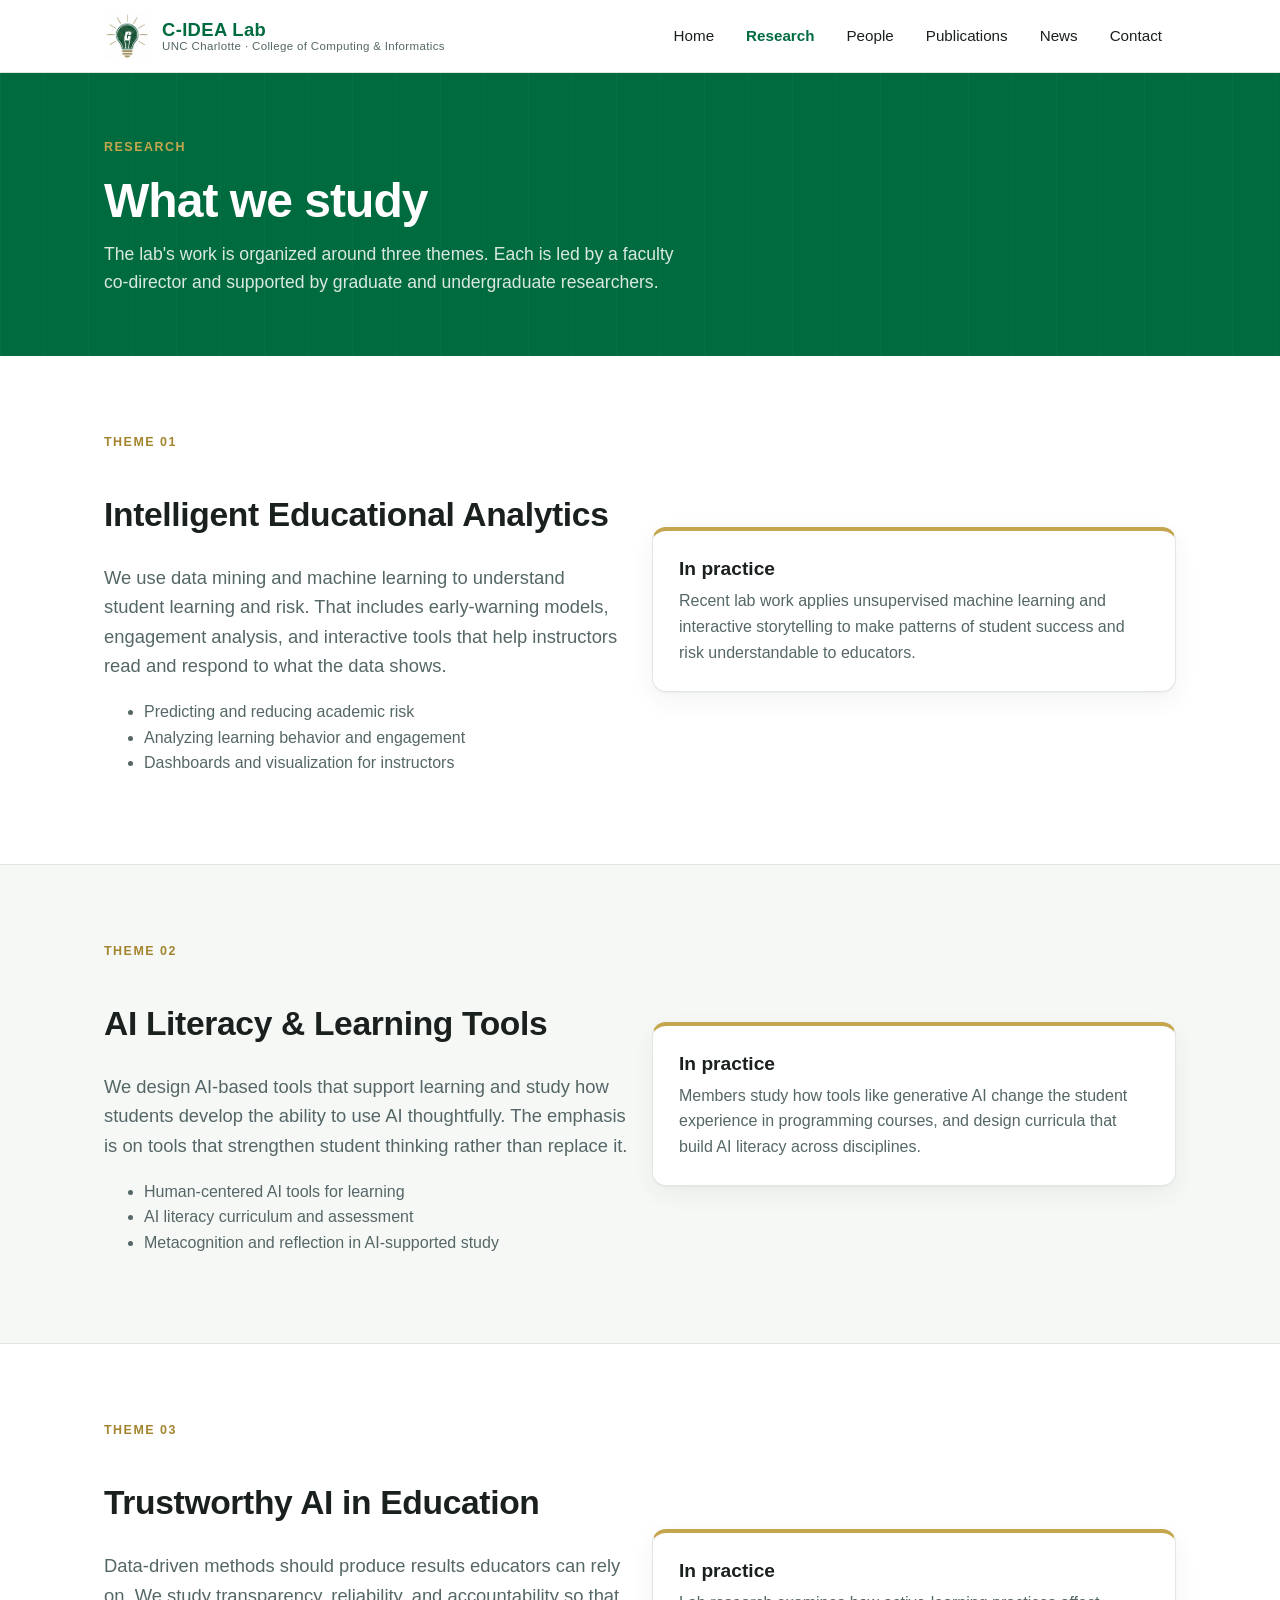
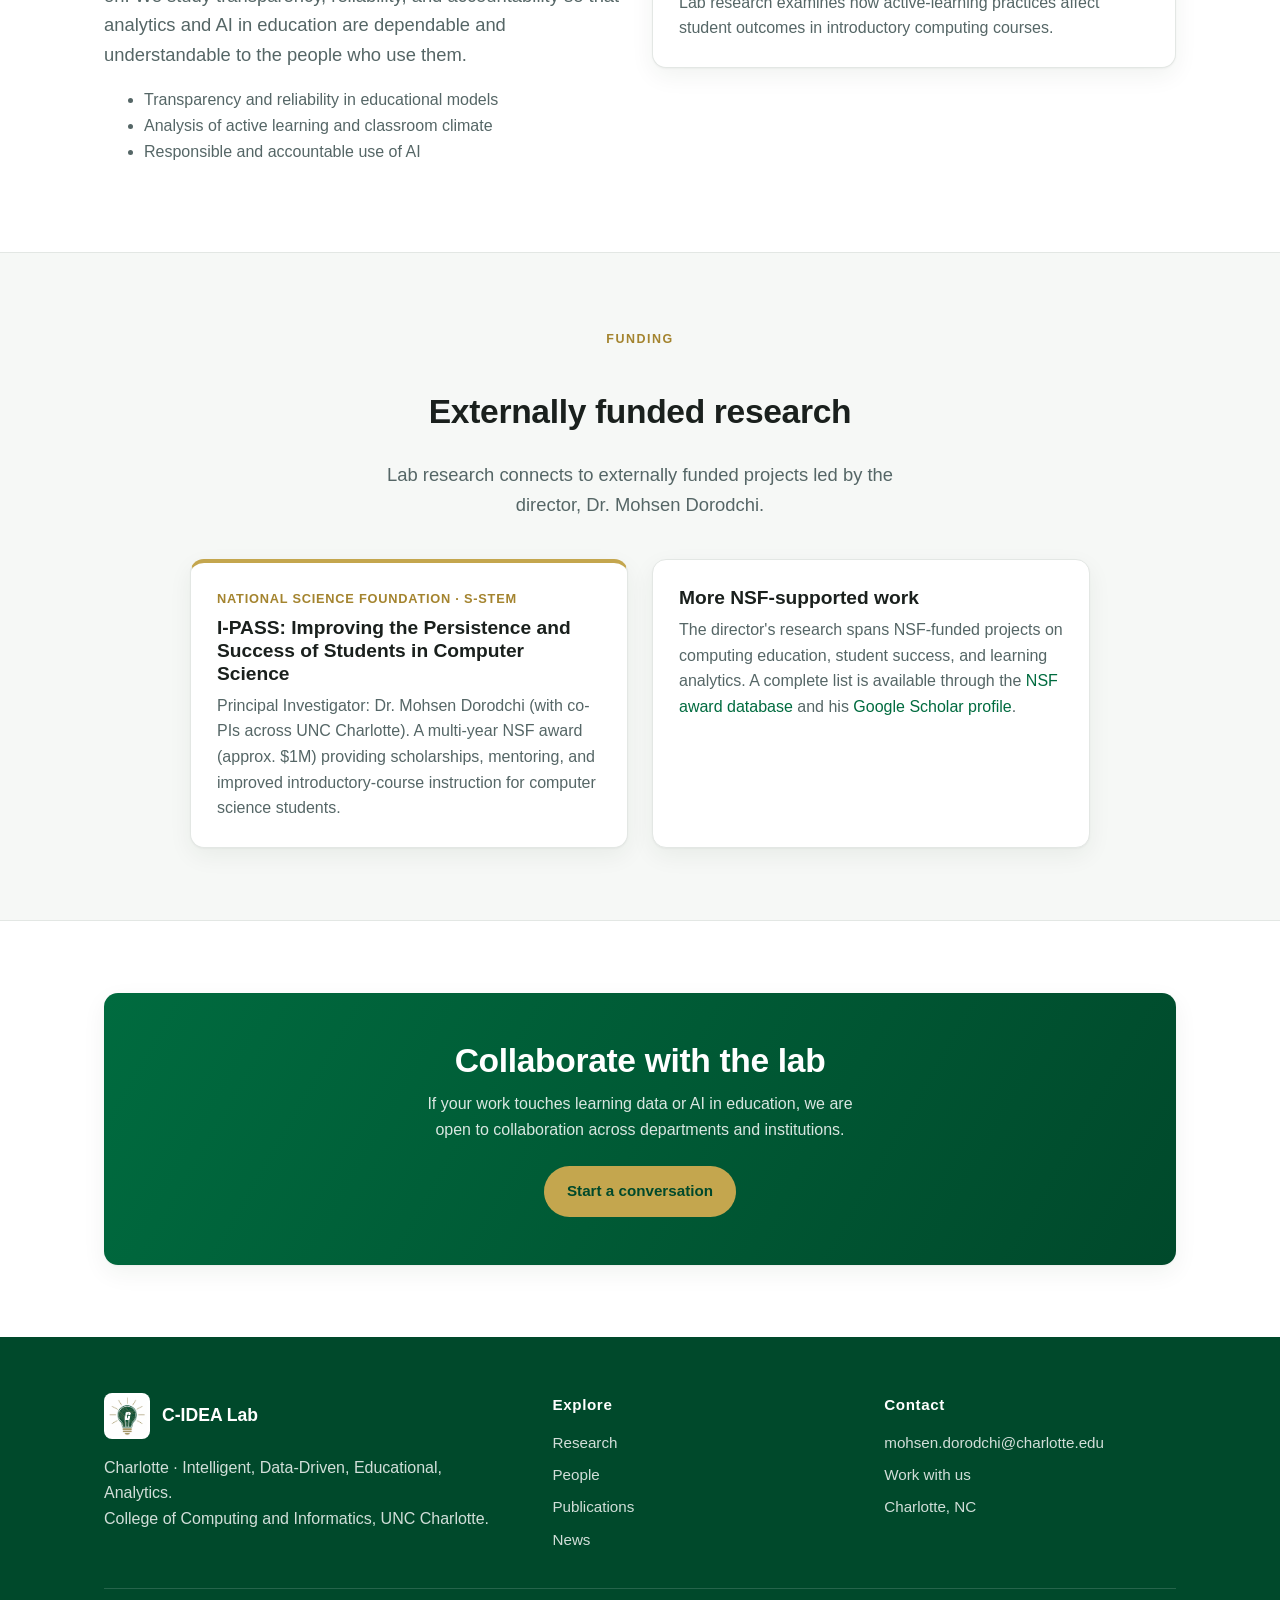
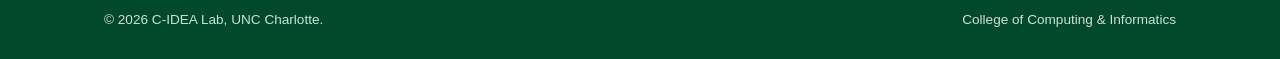
<file: research.html>
<!DOCTYPE html>
<html lang="en">
<head>
  <meta charset="UTF-8" />
  <meta name="viewport" content="width=device-width, initial-scale=1.0" />
  <title>Research | C-IDEA Lab</title>
  <meta name="description" content="Research themes at the C-IDEA Lab: educational analytics, AI literacy and learning tools, and trustworthy AI in education." />
  <link rel="icon" href="assets/favicon.png" />
  <link rel="stylesheet" href="assets/styles.css" />
</head>
<body>

  <header class="site-header">
    <div class="container nav">
      <a class="brand" href="index.html">
        <img src="assets/icon.png" alt="C-IDEA Lab logo" />
        <span class="brand-text">
          <span class="brand-name">C-IDEA Lab</span>
          <span class="brand-sub">UNC Charlotte · College of Computing &amp; Informatics</span>
        </span>
      </a>
      <button class="nav-toggle" aria-label="Toggle navigation" aria-expanded="false">☰</button>
      <ul class="nav-links">
        <li><a href="index.html">Home</a></li>
        <li><a href="research.html" class="active">Research</a></li>
        <li><a href="people.html">People</a></li>
        <li><a href="publications.html">Publications</a></li>
        <li><a href="news.html">News</a></li>
        <li><a href="contact.html">Contact</a></li>
      </ul>
    </div>
  </header>

  <section class="page-hero">
    <div class="container">
      <span class="eyebrow">Research</span>
      <h1>What we study</h1>
      <p>The lab's work is organized around three themes. Each is led by a faculty co-director and supported by graduate and undergraduate researchers.</p>
    </div>
  </section>

  <section class="section">
    <div class="container grid grid-2" style="align-items:center;">
      <div>
        <span class="eyebrow">Theme 01 </span>
        <h2>Intelligent Educational Analytics</h2>
        <p class="lead">We use data mining and machine learning to understand student learning and risk. That includes early-warning models, engagement analysis, and interactive tools that help instructors read and respond to what the data shows.</p>
        <ul style="margin-top:16px; color:var(--muted);">
          <li>Predicting and reducing academic risk</li>
          <li>Analyzing learning behavior and engagement</li>
          <li>Dashboards and visualization for instructors</li>
        </ul>
      </div>
      <div class="card" style="border-top:4px solid var(--gold);">
        <h3>In practice</h3>
        <p>Recent lab work applies unsupervised machine learning and interactive storytelling to make patterns of student success and risk understandable to educators.</p>
      </div>
    </div>
  </section>

  <section class="section section-band">
    <div class="container grid grid-2" style="align-items:center;">
      <div class="card" style="border-top:4px solid var(--gold); order:2;">
        <h3>In practice</h3>
        <p>Members study how tools like generative AI change the student experience in programming courses, and design curricula that build AI literacy across disciplines.</p>
      </div>
      <div style="order:1;">
        <span class="eyebrow">Theme 02 </span>
        <h2>AI Literacy &amp; Learning Tools</h2>
        <p class="lead">We design AI-based tools that support learning and study how students develop the ability to use AI thoughtfully. The emphasis is on tools that strengthen student thinking rather than replace it.</p>
        <ul style="margin-top:16px; color:var(--muted);">
          <li>Human-centered AI tools for learning</li>
          <li>AI literacy curriculum and assessment</li>
          <li>Metacognition and reflection in AI-supported study</li>
        </ul>
      </div>
    </div>
  </section>

  <section class="section">
    <div class="container grid grid-2" style="align-items:center;">
      <div>
        <span class="eyebrow">Theme 03 </span>
        <h2>Trustworthy AI in Education</h2>
        <p class="lead">Data-driven methods should produce results educators can rely on. We study transparency, reliability, and accountability so that analytics and AI in education are dependable and understandable to the people who use them.</p>
        <ul style="margin-top:16px; color:var(--muted);">
          <li>Transparency and reliability in educational models</li>
          <li>Analysis of active learning and classroom climate</li>
          <li>Responsible and accountable use of AI</li>
        </ul>
      </div>
      <div class="card" style="border-top:4px solid var(--gold);">
        <h3>In practice</h3>
        <p>Lab research examines how active-learning practices affect student outcomes in introductory computing courses.</p>
      </div>
    </div>
  </section>

  <section class="section section-band">
    <div class="container">
      <div class="section-head center">
        <span class="eyebrow">Funding</span>
        <h2>Externally funded research</h2>
        <p class="lead" style="margin:0 auto;">Lab research connects to externally funded projects led by the director, Dr. Mohsen Dorodchi.</p>
      </div>
      <div class="grid grid-2" style="max-width:900px; margin:0 auto;">
        <div class="card card-top">
          <div class="venue" style="color:var(--gold-dark);font-weight:700;text-transform:uppercase;letter-spacing:.06em;font-size:.8rem;">National Science Foundation · S-STEM</div>
          <h3 style="margin-top:6px;">I-PASS: Improving the Persistence and Success of Students in Computer Science</h3>
          <p>Principal Investigator: Dr. Mohsen Dorodchi (with co-PIs across UNC Charlotte). A multi-year NSF award (approx. $1M) providing scholarships, mentoring, and improved introductory-course instruction for computer science students.</p>
        </div>
        <div class="card">
          <h3>More NSF-supported work</h3>
          <p>The director's research spans NSF-funded projects on computing education, student success, and learning analytics. A complete list is available through the
            <a href="https://www.nsf.gov/awardsearch/simpleSearchResult?queryText=Dorodchi">NSF award database</a> and his
            <a href="https://scholar.google.com/citations?user=u-WKILwAAAAJ&hl=en">Google Scholar profile</a>.</p>
        </div>
      </div>
    </div>
  </section>

  <section class="section">
    <div class="container">
      <div class="cta">
        <h2>Collaborate with the lab</h2>
        <p>If your work touches learning data or AI in education, we are open to collaboration across departments and institutions.</p>
        <a class="btn btn-primary" href="contact.html">Start a conversation</a>
      </div>
    </div>
  </section>

  <footer class="site-footer">
    <div class="container">
      <div class="footer-grid">
        <div>
          <div class="footer-brand"><img src="assets/icon.png" alt="CIDEA Lab logo" /><strong>C-IDEA Lab</strong></div>
          <p>Charlotte · Intelligent, Data-Driven, Educational, Analytics.<br>College of Computing and Informatics, UNC Charlotte.</p>
        </div>
        <div><h4>Explore</h4>
          <ul class="footer-links">
            <li><a href="research.html">Research</a></li><li><a href="people.html">People</a></li>
            <li><a href="publications.html">Publications</a></li><li><a href="news.html">News</a></li>
          </ul>
        </div>
        <div><h4>Contact</h4>
          <ul class="footer-links">
            <li><a href="mailto:mdorodch@charlotte.edu">mohsen.dorodchi@charlotte.edu</a></li>
            <li><a href="contact.html">Work with us</a></li><li>Charlotte, NC</li>
          </ul>
        </div>
      </div>
      <div class="footer-bottom">
        <span>© <span id="year"></span> C-IDEA Lab, UNC Charlotte.</span>
        <span>College of Computing &amp; Informatics</span>
      </div>
    </div>
  </footer>

  <script src="assets/script.js"></script>
  <script>document.getElementById('year').textContent = new Date().getFullYear();</script>
</body>
</html>
</file>
<file: assets/styles.css>
/* ============================================================
   CIDEA Lab — shared stylesheet
   Charlotte · Intelligent, Data-Driven, Educational, Analytics
   Brand palette pulled from the lab logo (green + gold on white)
   ============================================================ */

:root {
  /* Brand colors */
  --green:        #006b3f;   /* primary lab green */
  --green-dark:   #00492b;   /* deep green for footers / hovers */
  --green-soft:   #e7f1eb;   /* pale green wash for section bands */
  --gold:         #c4a64e;   /* metallic gold accent */
  --gold-dark:    #a4842f;

  /* Neutrals */
  --ink:          #1a201d;   /* body text */
  --muted:        #566;      /* secondary text */
  --line:         #e3e7e4;   /* hairline borders */
  --bg:           #ffffff;
  --bg-soft:      #f6f8f6;

  /* System */
  --radius:       14px;
  --shadow:       0 1px 2px rgba(0,0,0,.04), 0 8px 24px rgba(0,45,25,.06);
  --maxw:         1120px;
  --font: -apple-system, BlinkMacSystemFont, "Segoe UI", Roboto, Helvetica, Arial, sans-serif;
}

* { box-sizing: border-box; }

html { scroll-behavior: smooth; }

body {
  margin: 0;
  font-family: var(--font);
  color: var(--ink);
  background: var(--bg);
  line-height: 1.6;
  -webkit-font-smoothing: antialiased;
}

img { max-width: 100%; display: block; }

a { color: var(--green); text-decoration: none; }
a:hover { text-decoration: underline; }

h1, h2, h3 { line-height: 1.2; color: var(--ink); font-weight: 700; }
h1 { font-size: clamp(2rem, 5vw, 3rem); letter-spacing: -.02em; }
h2 { font-size: clamp(1.5rem, 3.5vw, 2.1rem); letter-spacing: -.01em; }
h3 { font-size: 1.2rem; }

.container { width: 100%; max-width: var(--maxw); margin: 0 auto; padding: 0 24px; }

.eyebrow {
  display: inline-block;
  font-size: .78rem;
  font-weight: 700;
  letter-spacing: .12em;
  text-transform: uppercase;
  color: var(--gold-dark);
  margin-bottom: 14px;
}

.lead { font-size: 1.15rem; color: var(--muted); max-width: 60ch; }

/* ---------- Buttons ---------- */
.btn {
  display: inline-block;
  padding: 12px 22px;
  border-radius: 999px;
  font-weight: 600;
  font-size: .95rem;
  cursor: pointer;
  border: 1.5px solid transparent;
  transition: transform .12s ease, background .2s ease, color .2s ease;
}
.btn:hover { text-decoration: none; transform: translateY(-1px); }
.btn-primary { background: var(--green); color: #fff; }
.btn-primary:hover { background: var(--green-dark); }
.btn-ghost { background: transparent; color: var(--green); border-color: var(--line); }
.btn-ghost:hover { border-color: var(--green); background: var(--green-soft); }

/* ---------- Header / nav ---------- */
.site-header {
  position: sticky;
  top: 0;
  z-index: 50;
  background: rgba(255,255,255,.9);
  backdrop-filter: saturate(180%) blur(10px);
  border-bottom: 1px solid var(--line);
}
.nav {
  display: flex;
  align-items: center;
  justify-content: space-between;
  height: 72px;
}
.brand { display: flex; align-items: center; gap: 12px; }
.brand:hover { text-decoration: none; }
.brand img { height: 46px; width: 46px; object-fit: contain; }
.brand-text { display: flex; flex-direction: column; line-height: 1.1; }
.brand-name { font-weight: 800; color: var(--green); font-size: 1.15rem; letter-spacing: .02em; }
.brand-sub { font-size: .72rem; color: var(--muted); letter-spacing: .03em; }

.nav-links { display: flex; align-items: center; gap: 4px; list-style: none; margin: 0; padding: 0; }
.nav-links a {
  display: block;
  padding: 8px 14px;
  border-radius: 8px;
  color: var(--ink);
  font-weight: 500;
  font-size: .95rem;
}
.nav-links a:hover { background: var(--bg-soft); text-decoration: none; }
.nav-links a.active { color: var(--green); font-weight: 700; }

.nav-toggle {
  display: none;
  background: none;
  border: 1px solid var(--line);
  border-radius: 8px;
  padding: 8px 10px;
  cursor: pointer;
  font-size: 1.1rem;
  line-height: 1;
}

/* ---------- Hero ---------- */
.hero {
  position: relative;
  background:
    radial-gradient(1200px 500px at 85% -10%, var(--green-soft), transparent 60%),
    linear-gradient(180deg, #fff, var(--bg-soft));
  overflow: hidden;
}
.hero::after {
  content: "";
  position: absolute; inset: 0;
  background-image:
    linear-gradient(var(--line) 1px, transparent 1px),
    linear-gradient(90deg, var(--line) 1px, transparent 1px);
  background-size: 44px 44px;
  opacity: .35;
  mask-image: radial-gradient(700px 400px at 80% 0%, #000, transparent 70%);
  pointer-events: none;
}
.hero-inner {
  position: relative;
  display: grid;
  grid-template-columns: 1.15fr .85fr;
  gap: 48px;
  align-items: center;
  padding: 84px 0 76px;
}
.hero h1 { margin: 0 0 18px; }
.hero .lead { margin: 0 0 28px; font-size: 1.22rem; }
.hero-cta { display: flex; gap: 12px; flex-wrap: wrap; }
.hero-badge {
  justify-self: center;
  width: min(340px, 80%);
  aspect-ratio: 1;
  display: grid;
  place-items: center;
}
.hero-badge img {
  width: 100%;
  filter: drop-shadow(0 20px 40px rgba(0,45,25,.18));
}
.hero-badge .badge-fallback {
  width: 100%; aspect-ratio: 1; border-radius: 50%;
  border: 6px solid var(--green);
  outline: 3px solid var(--gold);
  outline-offset: 6px;
  display: grid; place-items: center; text-align: center;
  background: radial-gradient(circle at 50% 40%, var(--green-soft), #fff);
  color: var(--green); font-weight: 800; padding: 24px;
}

/* ---------- Sections ---------- */
.section { padding: 72px 0; }
.section-band { background: var(--bg-soft); border-top: 1px solid var(--line); border-bottom: 1px solid var(--line); }
.section-head { max-width: 60ch; margin-bottom: 40px; }
.section-head.center { margin-left: auto; margin-right: auto; text-align: center; }

/* ---------- Cards / grids ---------- */
.grid { display: grid; gap: 24px; }
.grid-2 { grid-template-columns: repeat(2, 1fr); }
.grid-3 { grid-template-columns: repeat(3, 1fr); }
.grid-4 { grid-template-columns: repeat(4, 1fr); }

.card {
  background: var(--bg);
  border: 1px solid var(--line);
  border-radius: var(--radius);
  padding: 26px;
  box-shadow: var(--shadow);
  transition: transform .15s ease, box-shadow .15s ease;
}
.card:hover { transform: translateY(-3px); box-shadow: 0 12px 32px rgba(0,45,25,.10); }
.card h3 { margin: 0 0 8px; }
.card p { margin: 0; color: var(--muted); }
.card .icon {
  width: 46px; height: 46px; border-radius: 12px;
  display: grid; place-items: center;
  background: var(--green-soft); color: var(--green);
  font-size: 1.4rem; margin-bottom: 16px;
}
.card-top { border-top: 4px solid var(--gold); }

/* Stats */
.stats { display: grid; grid-template-columns: repeat(4,1fr); gap: 20px; text-align: center; }
.stat .num { font-size: 2.4rem; font-weight: 800; color: var(--green); line-height: 1; }
.stat .label { color: var(--muted); font-size: .92rem; margin-top: 6px; }

/* People */
.person { text-align: center; }
.person .avatar {
  width: 120px; height: 120px; border-radius: 50%;
  margin: 0 auto 14px;
  background: var(--green-soft);
  border: 3px solid #fff; box-shadow: 0 0 0 2px var(--gold);
  display: grid; place-items: center; color: var(--green); font-weight: 800; font-size: 2rem;
  position: relative; overflow: hidden;
}
.person .avatar img { position: absolute; inset: 0; width: 100%; height: 100%; object-fit: cover; }
.person .name { font-weight: 700; }
.person .role { color: var(--muted); font-size: .9rem; }
.person .links { margin-top: 8px; font-size: .85rem; }

/* Publications list */
.pub { padding: 22px 0; border-bottom: 1px solid var(--line); }
.pub:last-child { border-bottom: 0; }
.pub .venue { color: var(--gold-dark); font-weight: 700; font-size: .82rem; text-transform: uppercase; letter-spacing: .06em; }
.pub .title { font-weight: 700; margin: 4px 0; font-size: 1.08rem; }
.pub .authors { color: var(--muted); font-size: .95rem; }
.pub .tags { margin-top: 8px; }
.tag {
  display: inline-block; font-size: .78rem; font-weight: 600;
  color: var(--green); background: var(--green-soft);
  padding: 3px 10px; border-radius: 999px; margin-right: 6px;
}

/* News */
.news-item { display: grid; grid-template-columns: 130px 1fr; gap: 20px; padding: 24px 0; border-bottom: 1px solid var(--line); }
.news-item:last-child { border-bottom: 0; }
.news-date { color: var(--gold-dark); font-weight: 700; font-size: .9rem; }
.news-item h3 { margin: 0 0 6px; }
.news-item p { margin: 0; color: var(--muted); }

/* Contact */
.contact-grid { display: grid; grid-template-columns: 1fr 1fr; gap: 40px; }
.field { margin-bottom: 16px; }
.field label { display: block; font-weight: 600; font-size: .9rem; margin-bottom: 6px; }
.field input, .field textarea {
  width: 100%; padding: 11px 14px; border: 1px solid var(--line);
  border-radius: 10px; font: inherit; background: #fff;
}
.field input:focus, .field textarea:focus { outline: 2px solid var(--green); border-color: var(--green); }
.info-row { display: flex; gap: 12px; align-items: flex-start; margin-bottom: 18px; }
.info-row .icon { flex: none; width: 38px; height: 38px; border-radius: 10px; background: var(--green-soft); color: var(--green); display: grid; place-items: center; }

/* Page hero (interior) */
.page-hero { background: var(--green); color: #fff; padding: 60px 0; position: relative; }
.page-hero::after {
  content:""; position:absolute; inset:0;
  background-image: linear-gradient(90deg, rgba(255,255,255,.06) 1px, transparent 1px);
  background-size: 44px 44px; opacity:.5;
}
.page-hero .container { position: relative; }
.page-hero h1 { color: #fff; margin: 0 0 10px; }
.page-hero p { color: rgba(255,255,255,.85); max-width: 60ch; margin: 0; font-size: 1.1rem; }
.page-hero .eyebrow { color: var(--gold); }

/* CTA band */
.cta {
  background: linear-gradient(120deg, var(--green), var(--green-dark));
  color: #fff; border-radius: var(--radius);
  padding: 48px; text-align: center; box-shadow: var(--shadow);
}
.cta h2 { color: #fff; margin: 0 0 10px; }
.cta p { color: rgba(255,255,255,.85); margin: 0 auto 24px; max-width: 52ch; }
.cta .btn-primary { background: var(--gold); color: var(--green-dark); }
.cta .btn-primary:hover { background: #fff; }

/* ---------- Footer ---------- */
.site-footer { background: var(--green-dark); color: rgba(255,255,255,.82); padding: 56px 0 28px; margin-top: 0; }
.footer-grid { display: grid; grid-template-columns: 1.4fr 1fr 1fr; gap: 40px; margin-bottom: 36px; }
.site-footer h4 { color: #fff; font-size: .95rem; margin: 0 0 14px; letter-spacing: .04em; }
.site-footer a { color: rgba(255,255,255,.82); }
.site-footer a:hover { color: var(--gold); }
.footer-links { list-style: none; padding: 0; margin: 0; display: grid; gap: 8px; font-size: .95rem; }
.footer-brand { display: flex; gap: 12px; align-items: center; margin-bottom: 14px; }
.footer-brand img { height: 46px; width: 46px; border-radius: 8px; background: #fff; object-fit: contain; padding: 3px; }
.footer-brand strong { color: #fff; font-size: 1.1rem; }
.footer-bottom { border-top: 1px solid rgba(255,255,255,.15); padding-top: 20px; font-size: .85rem; display: flex; justify-content: space-between; gap: 12px; flex-wrap: wrap; }

/* ---------- Responsive ---------- */
@media (max-width: 900px) {
  .hero-inner { grid-template-columns: 1fr; gap: 32px; text-align: center; }
  .hero-cta { justify-content: center; }
  .hero-badge { order: -1; width: 220px; }
  .grid-3, .grid-4 { grid-template-columns: repeat(2, 1fr); }
  .stats { grid-template-columns: repeat(2,1fr); }
  .contact-grid { grid-template-columns: 1fr; }
  .footer-grid { grid-template-columns: 1fr; gap: 28px; }
}
@media (max-width: 640px) {
  .nav-toggle { display: block; }
  .nav-links {
    position: absolute; top: 72px; left: 0; right: 0;
    flex-direction: column; align-items: stretch;
    background: #fff; border-bottom: 1px solid var(--line);
    padding: 8px 16px 16px; gap: 2px;
    display: none;
  }
  .nav-links.open { display: flex; }
  .grid-2, .grid-3, .grid-4 { grid-template-columns: 1fr; }
  .news-item { grid-template-columns: 1fr; gap: 6px; }
  .cta { padding: 32px 22px; }
}
</file>
